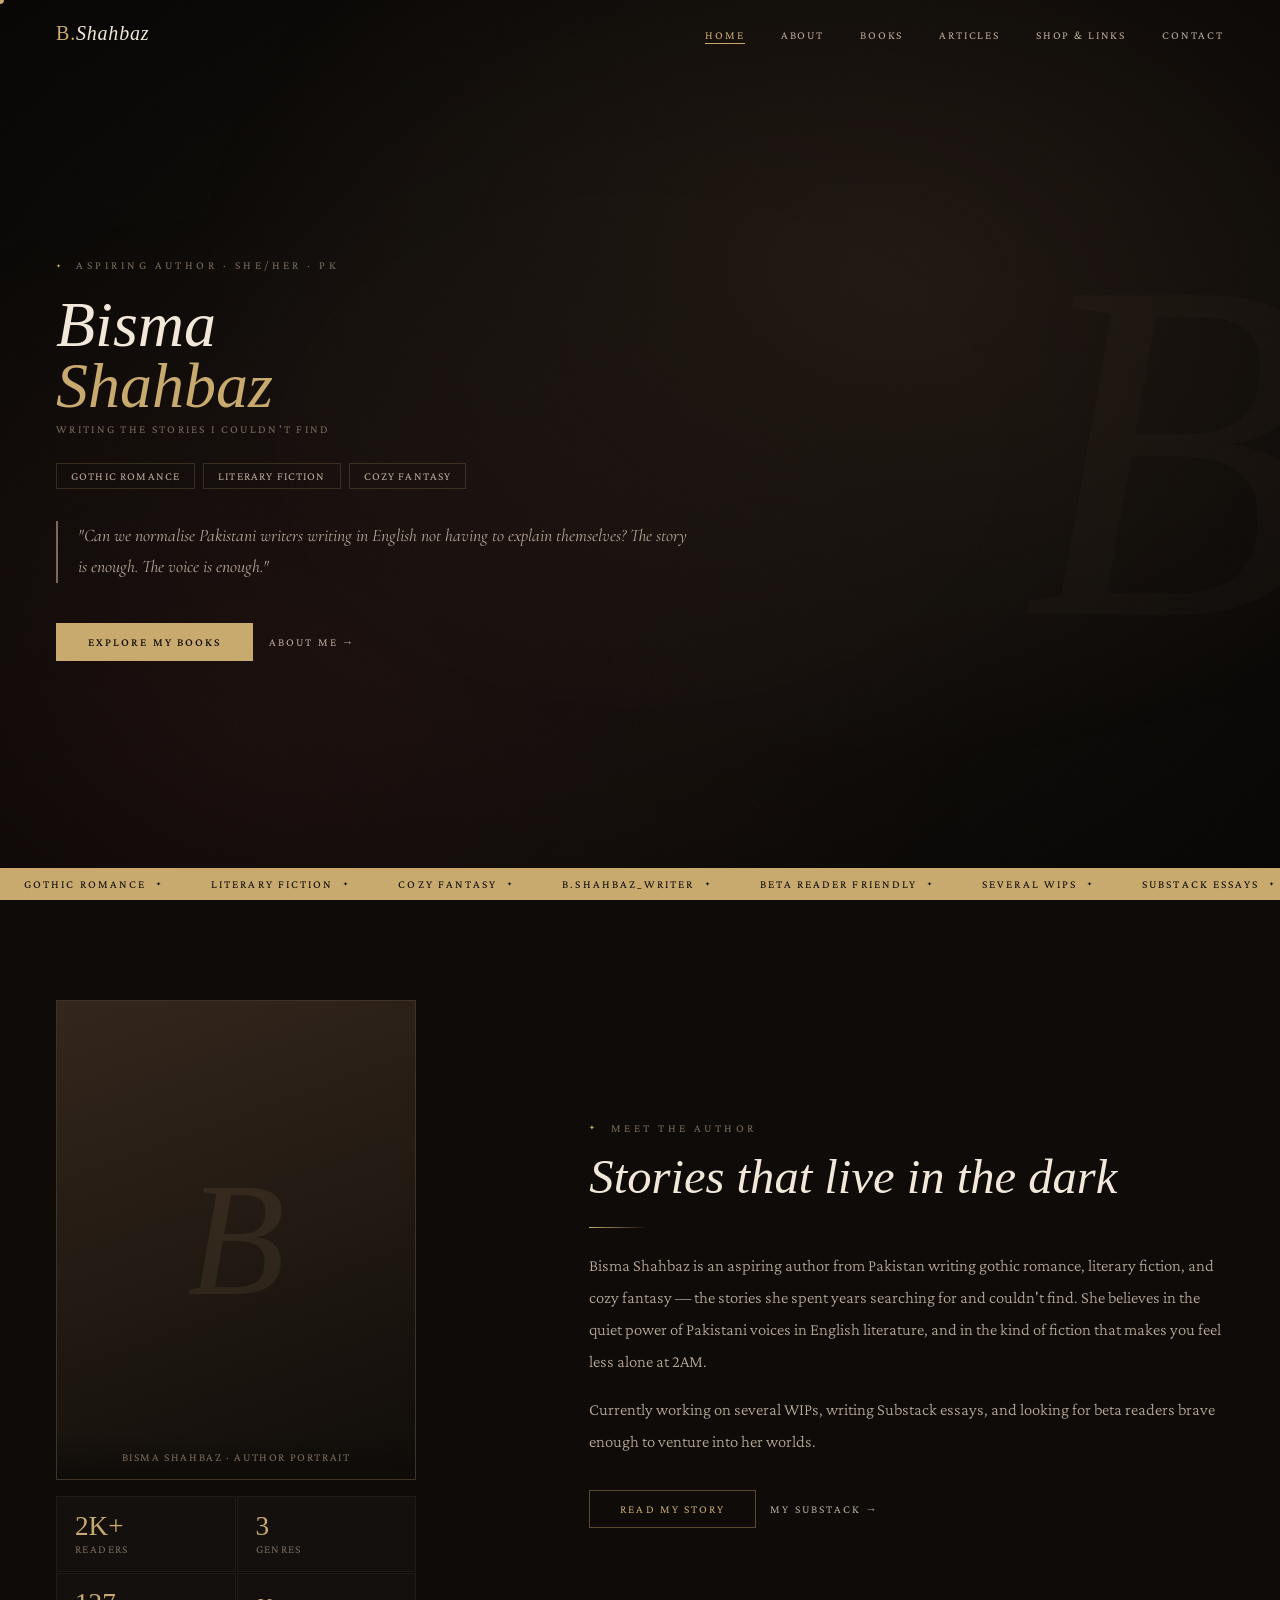
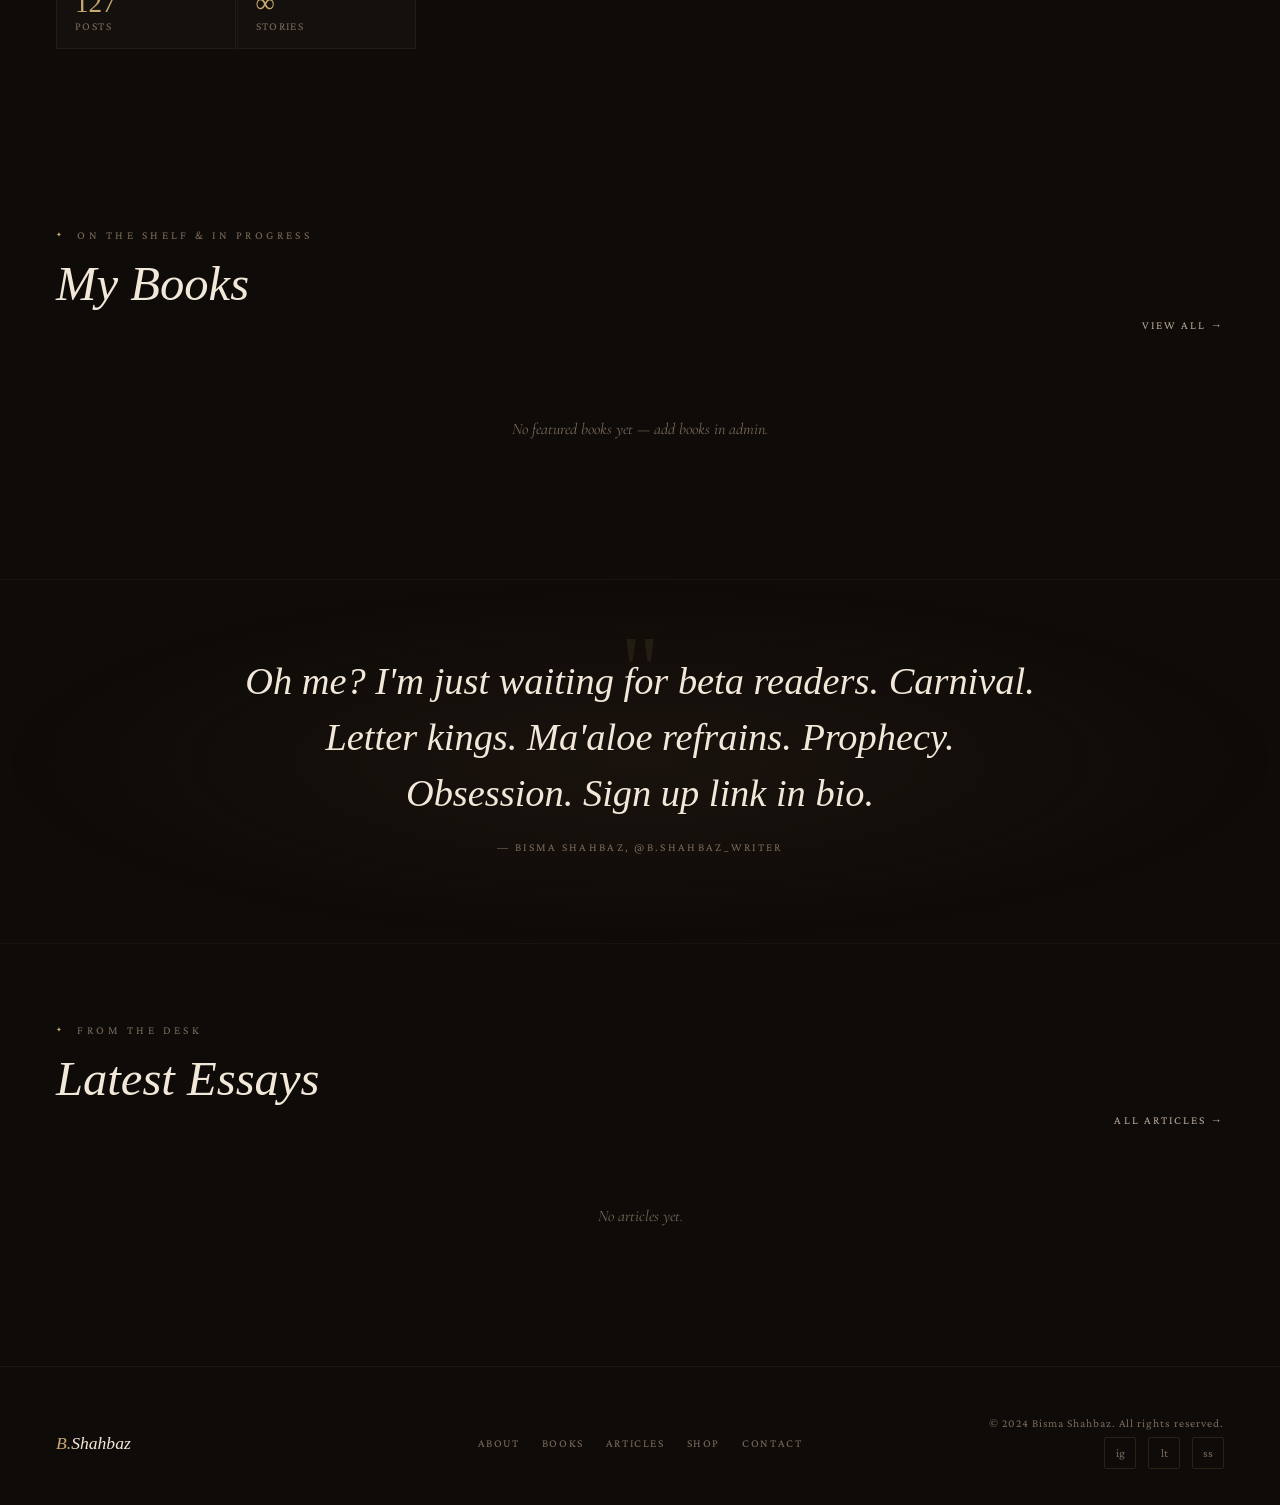
<file: index.html>
<!DOCTYPE html>
<html lang="en">
<head>
<meta charset="UTF-8">
<meta name="viewport" content="width=device-width, initial-scale=1.0">
<title>Bisma Shahbaz — Author</title>
<meta name="description" content="Bisma Shahbaz — Author of gothic romance, literary fiction & cozy fantasy.">
<link rel="stylesheet" href="style.css">
<style>
/* ── HERO ── */
.hero {
  min-height: 100vh; display: flex; align-items: center;
  position: relative; overflow: hidden; padding: 120px 56px 100px;
}
.hero-bg {
  position: absolute; inset: 0; z-index: 0;
  background: radial-gradient(ellipse at 70% 30%, rgba(61,43,31,0.4) 0%, transparent 55%),
              radial-gradient(ellipse at 20% 80%, rgba(107,45,45,0.15) 0%, transparent 50%);
}
.hero-deco {
  position: absolute; right: -40px; top: 50%; transform: translateY(-50%);
  font-family: var(--font-display); font-size: 38vw; font-style: italic; line-height: 1;
  color: rgba(200,169,110,0.025); user-select: none; pointer-events: none; z-index: 0;
}
.hero-content { position: relative; z-index: 2; max-width: 640px; }

.hero-eyebrow {
  font-size: var(--fs-eyebrow); letter-spacing: 0.3em; text-transform: uppercase;
  color: var(--text-dim); display: flex; align-items: center; gap: 12px;
  margin-bottom: 24px; opacity: 0; animation: fadeUp 0.8s 0.2s forwards;
}
.hero-eyebrow::before { content: '✦'; color: var(--accent); font-size: 0.55em; }

.hero-name {
  font-family: var(--font-display);
  font-size: var(--fs-h1); font-style: italic; font-weight: 400; line-height: 0.95;
  color: var(--parchment); margin-bottom: 6px;
  opacity: 0; animation: fadeUp 0.9s 0.35s forwards;
}
.hero-name span { color: var(--accent); display: block; }

.hero-tagline {
  font-size: var(--fs-eyebrow); letter-spacing: 0.2em; text-transform: uppercase;
  color: var(--text-dim); margin-bottom: 28px;
  opacity: 0; animation: fadeUp 0.7s 0.5s forwards;
}

.hero-genres {
  display: flex; gap: 8px; flex-wrap: wrap; margin-bottom: 32px;
  opacity: 0; animation: fadeUp 0.7s 0.65s forwards;
}
.genre-tag {
  font-size: var(--fs-eyebrow); letter-spacing: 0.1em; text-transform: uppercase;
  border: 1px solid rgba(200,169,110,0.2); color: var(--text-mid);
  padding: 6px 14px; transition: all 0.3s;
}
.genre-tag:hover { border-color: var(--accent); color: var(--accent); }

.hero-quote {
  font-family: var(--font-serif); font-style: italic;
  font-size: calc(var(--fs-body-lg) * 1.05); color: var(--text-mid); line-height: 1.75;
  border-left: 2px solid var(--text-dim); padding-left: 20px; margin-bottom: 40px;
  opacity: 0; animation: fadeUp 0.7s 0.8s forwards;
}

.hero-actions {
  display: flex; gap: 16px; align-items: center; flex-wrap: wrap;
  opacity: 0; animation: fadeUp 0.7s 0.95s forwards;
}

/* Marquee */
.marquee-strip {
  position: absolute; bottom: 0; left: 0; right: 0; z-index: 2;
  background: var(--accent); padding: 10px 0; overflow: hidden;
}
.marquee-inner { display: flex; white-space: nowrap; animation: marquee 22s linear infinite; }
.marquee-item {
  font-size: var(--fs-eyebrow); letter-spacing: 0.18em; text-transform: uppercase;
  color: var(--bg); padding: 0 24px; font-family: var(--font-body);
  display: inline-flex; align-items: center; gap: 10px;
}
.marquee-item::after { content: '✦'; font-size: 0.5em; }
@keyframes marquee { from { transform: translateX(0); } to { transform: translateX(-50%); } }

/* ── INTRO ── */
.intro {
  padding: 100px 56px; display: grid;
  grid-template-columns: 1fr 1.4fr; gap: 80px; align-items: center;
}
.intro-visual { position: relative; }
.intro-frame {
  width: 100%; aspect-ratio: 3/4; max-width: 360px;
  background: var(--bg-soft); border: 1px solid rgba(200,169,110,0.12);
  position: relative; overflow: hidden;
}
.intro-frame-inner {
  position: absolute; inset: 0;
  background: linear-gradient(160deg, rgba(61,43,31,0.5) 0%, rgba(14,11,8,0.92) 100%);
  display: flex; align-items: center; justify-content: center;
}
.intro-frame-letter {
  font-family: var(--font-display); font-size: 10rem; font-style: italic;
  color: rgba(200,169,110,0.1); user-select: none;
}
.intro-frame-caption {
  position: absolute; bottom: 0; left: 0; right: 0;
  padding: 16px; background: linear-gradient(to top, rgba(14,11,8,0.9), transparent);
  font-size: var(--fs-eyebrow); letter-spacing: 0.14em; text-transform: uppercase;
  color: var(--text-dim); text-align: center;
}
.intro-stats { display: grid; grid-template-columns: 1fr 1fr; gap: 1px; margin-top: 16px; max-width: 360px; }
.intro-stat { background: rgba(255,255,255,0.025); border: 1px solid rgba(200,169,110,0.08); padding: 16px 18px; }
.intro-stat-num { font-family: var(--font-display); font-size: 1.7rem; color: var(--accent); line-height: 1; }
.intro-stat-label { font-size: var(--fs-eyebrow); letter-spacing: 0.12em; text-transform: uppercase; color: var(--text-dim); margin-top: 3px; }

/* ── FEATURED BOOKS ── */
.featured { padding: 80px 56px 100px; }
.featured-header { display: flex; align-items: flex-end; justify-content: space-between; margin-bottom: 48px; flex-wrap: wrap; gap: 16px; }
.books-row { display: grid; grid-template-columns: repeat(3,1fr); gap: 24px; }

.book-card { cursor: pointer; }
.book-cover {
  width: 100%; aspect-ratio: 2/3; background: var(--bg-soft);
  position: relative; overflow: hidden; border: 1px solid rgba(200,169,110,0.1);
  transition: all 0.4s; margin-bottom: 14px;
}
.book-card:hover .book-cover { border-color: rgba(200,169,110,0.3); transform: translateY(-4px); box-shadow: 0 16px 48px rgba(0,0,0,0.4); }
.book-cover-inner {
  position: absolute; inset: 0; display: flex; flex-direction: column;
  align-items: center; justify-content: center; padding: 24px;
  background: linear-gradient(170deg, rgba(61,43,31,0.6) 0%, rgba(14,11,8,0.95) 100%);
}
.book-cover-ornament { font-size: 2.8rem; margin-bottom: 14px; opacity: 0.6; }
.book-cover-title { font-family: var(--font-display); font-size: 1.2rem; font-style: italic; color: var(--parchment); text-align: center; line-height: 1.3; margin-bottom: 10px; }
.book-cover-author { font-size: var(--fs-eyebrow); letter-spacing: 0.16em; text-transform: uppercase; color: var(--text-dim); }
.book-status { position: absolute; top: 12px; left: 12px; font-size: 0.58rem; letter-spacing: 0.12em; text-transform: uppercase; padding: 4px 10px; }
.status-published { background: var(--accent); color: var(--bg); }
.status-wip { background: rgba(107,45,45,0.75); color: var(--parchment); border: 1px solid rgba(200,169,110,0.12); }
.status-upcoming { background: rgba(61,43,31,0.85); color: var(--accent); border: 1px solid rgba(200,169,110,0.12); }
.status-beta { background: rgba(40,60,40,0.85); color: #86efac; border: 1px solid rgba(134,239,172,0.2); }
.book-info .book-title { font-family: var(--font-serif); font-size: var(--fs-body-lg); font-style: italic; color: var(--parchment); margin-bottom: 4px; }
.book-info .book-genre { font-size: var(--fs-eyebrow); letter-spacing: 0.12em; text-transform: uppercase; color: var(--text-dim); }

/* ── BIG QUOTE ── */
.quote-section {
  padding: 90px 56px; text-align: center; position: relative;
  border-top: 1px solid rgba(200,169,110,0.05); border-bottom: 1px solid rgba(200,169,110,0.05);
}
.quote-section::before {
  content: ''; position: absolute; inset: 0; z-index: 0;
  background: radial-gradient(ellipse at center, rgba(61,43,31,0.25) 0%, transparent 70%);
}
.big-quote-mark { font-size: 6rem; color: rgba(200,169,110,0.1); line-height: 0; display: block; margin-bottom: -16px; font-family: var(--font-display); position: relative; z-index: 1; }
.big-quote { position: relative; z-index: 1; font-family: var(--font-display); font-size: clamp(1.4rem, 3vw, 2.6rem); font-style: italic; color: var(--parchment); line-height: 1.45; max-width: 800px; margin: 0 auto 20px; }
.quote-attr { position: relative; z-index: 1; font-size: var(--fs-eyebrow); letter-spacing: 0.2em; text-transform: uppercase; color: var(--text-dim); }

/* ── LATEST ARTICLES ── */
.latest { padding: 80px 56px 100px; }
.latest-header { display: flex; align-items: flex-end; justify-content: space-between; margin-bottom: 40px; flex-wrap: wrap; gap: 16px; }
.article-preview { display: grid; grid-template-columns: repeat(3,1fr); gap: 20px; }
.article-card { padding: 28px 24px; }
.article-num { font-family: var(--font-display); font-size: 2.8rem; line-height: 1; color: rgba(200,169,110,0.1); margin-bottom: 14px; font-style: italic; }
.article-tag { font-size: var(--fs-eyebrow); letter-spacing: 0.16em; text-transform: uppercase; color: var(--text-dim); margin-bottom: 8px; }
.article-title { font-family: var(--font-serif); font-size: var(--fs-body-lg); font-style: italic; color: var(--parchment); line-height: 1.4; margin-bottom: 10px; }
.article-excerpt { font-size: var(--fs-body); line-height: 1.75; color: var(--text-mid); margin-bottom: 16px; }
.article-date { font-size: var(--fs-eyebrow); letter-spacing: 0.1em; text-transform: uppercase; color: var(--text-dim); }

@keyframes fadeUp { from { opacity:0; transform:translateY(22px); } to { opacity:1; transform:translateY(0); } }

/* ── MOBILE ── */
@media (max-width: 900px) {
  .hero { padding: 110px 20px 90px; }
  .intro { grid-template-columns: 1fr; padding: 60px 20px; gap: 36px; }
  .intro-frame { max-width: 100%; }
  .intro-stats { max-width: 100%; }
  .books-row { grid-template-columns: 1fr 1fr; gap: 16px; }
  .article-preview { grid-template-columns: 1fr; }
  .featured, .latest, .quote-section { padding-left: 20px; padding-right: 20px; }
  .featured { padding-top: 60px; padding-bottom: 60px; }
  .latest { padding-top: 60px; padding-bottom: 60px; }
}
@media (max-width: 560px) {
  .books-row { grid-template-columns: 1fr; }
  .hero-actions { flex-direction: column; align-items: flex-start; }
  .hero-actions .btn { width: 100%; text-align: center; display: block; }
}
</style>
</head>
<body>

<nav id="mainNav">
  <a href="index.html" class="nav-logo"><span>B.</span>Shahbaz</a>
  <ul class="nav-links">
    <li><a href="index.html">Home</a></li>
    <li><a href="about.html">About</a></li>
    <li><a href="books.html">Books</a></li>
    <li><a href="articles.html">Articles</a></li>
    <li><a href="shop.html">Shop & Links</a></li>
    <li><a href="contact.html">Contact</a></li>
  </ul>
  <button class="nav-toggle" id="navToggle" aria-label="Menu">
    <span></span><span></span><span></span>
  </button>
</nav>

<div class="nav-mobile" id="mobileNav">
  <a href="index.html">Home</a>
  <a href="about.html">About</a>
  <a href="books.html">Books</a>
  <a href="articles.html">Articles</a>
  <a href="shop.html">Shop & Links</a>
  <a href="contact.html">Contact</a>
</div>

<div class="page-wrap">

<!-- HERO -->
<section class="hero">
  <div class="hero-bg"></div>
  <div class="hero-deco">B</div>
  <div class="hero-content">
    <div class="hero-eyebrow" id="heroEyebrow">Aspiring Author · She/Her · PK</div>
    <h1 class="hero-name">
      <span id="heroNameFirst" style="color:var(--parchment)">Bisma</span>
      <span id="heroNameLast">Shahbaz</span>
    </h1>
    <div class="hero-tagline" id="heroTagline">Writing the stories I couldn't find</div>
    <div class="hero-genres" id="heroGenres">
      <span class="genre-tag">Gothic Romance</span>
      <span class="genre-tag">Literary Fiction</span>
      <span class="genre-tag">Cozy Fantasy</span>
    </div>
    <blockquote class="hero-quote" id="heroQuote">
      "Can we normalise Pakistani writers writing in English not having to explain themselves? The story is enough. The voice is enough."
    </blockquote>
    <div class="hero-actions">
      <a href="books.html" class="btn btn-gold" id="heroCta1">Explore My Books</a>
      <a href="about.html" class="btn btn-ghost" id="heroCta2">About Me →</a>
    </div>
  </div>
  <div class="marquee-strip">
    <div class="marquee-inner" id="marqueeInner">
      <span class="marquee-item">Gothic Romance</span>
      <span class="marquee-item">Literary Fiction</span>
      <span class="marquee-item">Cozy Fantasy</span>
      <span class="marquee-item">b.shahbaz_writer</span>
      <span class="marquee-item">Beta Reader Friendly</span>
      <span class="marquee-item">Several WIPs</span>
      <span class="marquee-item">Substack Essays</span>
      <span class="marquee-item">ARC Reviews</span>
      <span class="marquee-item">Gothic Romance</span>
      <span class="marquee-item">Literary Fiction</span>
      <span class="marquee-item">Cozy Fantasy</span>
      <span class="marquee-item">b.shahbaz_writer</span>
      <span class="marquee-item">Beta Reader Friendly</span>
      <span class="marquee-item">Several WIPs</span>
      <span class="marquee-item">Substack Essays</span>
      <span class="marquee-item">ARC Reviews</span>
    </div>
  </div>
</section>

<!-- INTRO -->
<section class="intro">
  <div class="intro-visual fade-up">
    <div class="intro-frame">
      <div class="intro-frame-inner" id="authorPhotoFrame">
        <div class="intro-frame-letter">B</div>
      </div>
      <div class="intro-frame-caption">Bisma Shahbaz · Author Portrait</div>
    </div>
    <div class="intro-stats">
      <div class="intro-stat"><div class="intro-stat-num" id="stat1Num">2K+</div><div class="intro-stat-label" id="stat1Label">Readers</div></div>
      <div class="intro-stat"><div class="intro-stat-num" id="stat2Num">3</div><div class="intro-stat-label" id="stat2Label">Genres</div></div>
      <div class="intro-stat"><div class="intro-stat-num" id="stat3Num">127</div><div class="intro-stat-label" id="stat3Label">Posts</div></div>
      <div class="intro-stat"><div class="intro-stat-num" id="stat4Num">∞</div><div class="intro-stat-label" id="stat4Label">Stories</div></div>
    </div>
  </div>
  <div class="fade-up fade-up-delay-2">
    <div class="section-eyebrow" id="introEyebrow">Meet the Author</div>
    <h2 class="section-title" id="introHeading">Stories that live in the dark</h2>
    <div class="section-divider"></div>
    <p class="section-body" id="introP1">Bisma Shahbaz is an aspiring author from Pakistan writing gothic romance, literary fiction, and cozy fantasy — the stories she spent years searching for and couldn't find.</p>
    <p class="section-body" style="margin-top:16px" id="introP2">Currently working on several WIPs, writing Substack essays, and looking for beta readers brave enough to venture into her worlds.</p>
    <div style="margin-top:32px;display:flex;gap:14px;flex-wrap:wrap;">
      <a href="about.html" class="btn btn-outline" id="introCta1">Read My Story</a>
      <a href="https://linktr.ee/BismaShahbazWriter" class="btn btn-ghost" id="introCta2">My Substack →</a>
    </div>
  </div>
</section>

<!-- FEATURED BOOKS -->
<section class="featured">
  <div class="featured-header">
    <div>
      <div class="section-eyebrow" id="booksEyebrow">On the Shelf & In Progress</div>
      <h2 class="section-title" id="booksHeading">My Books</h2>
    </div>
    <a href="books.html" class="btn btn-ghost fade-up">View All →</a>
  </div>
  <div class="books-row" id="homeBooksRow">
    <div style="grid-column:1/-1;text-align:center;padding:40px;color:var(--text-dim);font-style:italic;font-family:var(--font-serif)">Loading books...</div>
  </div>
</section>

<!-- QUOTE -->
<section class="quote-section fade-up">
  <span class="big-quote-mark">"</span>
  <p class="big-quote" id="bigQuote">Oh me? I'm just waiting for beta readers. Carnival. Letter kings. Ma'aloe refrains. Prophecy. Obsession. Sign up link in bio.</p>
  <div class="quote-attr" id="quoteAttr">— Bisma Shahbaz, @b.shahbaz_writer</div>
</section>

<!-- LATEST ARTICLES -->
<section class="latest">
  <div class="latest-header">
    <div>
      <div class="section-eyebrow" id="articlesEyebrow">From the Desk</div>
      <h2 class="section-title" id="articlesHeading">Latest Essays</h2>
    </div>
    <a href="articles.html" class="btn btn-ghost fade-up">All Articles →</a>
  </div>
  <div class="article-preview" id="homeArticlesRow">
    <div style="grid-column:1/-1;text-align:center;padding:40px;color:var(--text-dim);font-style:italic;font-family:var(--font-serif)">Loading articles...</div>
  </div>
</section>

</div>

<footer>
  <a href="index.html" class="footer-logo"><span>B.</span>Shahbaz</a>
  <div class="footer-links">
    <a href="about.html">About</a><a href="books.html">Books</a>
    <a href="articles.html">Articles</a><a href="shop.html">Shop</a><a href="contact.html">Contact</a>
  </div>
  <div>
    <div class="footer-copy">© 2024 Bisma Shahbaz. All rights reserved.</div>
    <div class="footer-socials">
      <a href="https://instagram.com/b.shahbaz_writer" target="_blank" data-social="instagram">ig</a>
      <a href="https://linktr.ee/BismaShahbazWriter" target="_blank" data-social="linktree">lt</a>
      <a href="articles.html" data-social="substack">ss</a>
    </div>
  </div>
</footer>

<script src="main.js?v=1778331381"></script>
<script src="cms-loader.js?v=1778331376"></script>
</body>
</html>
</file>
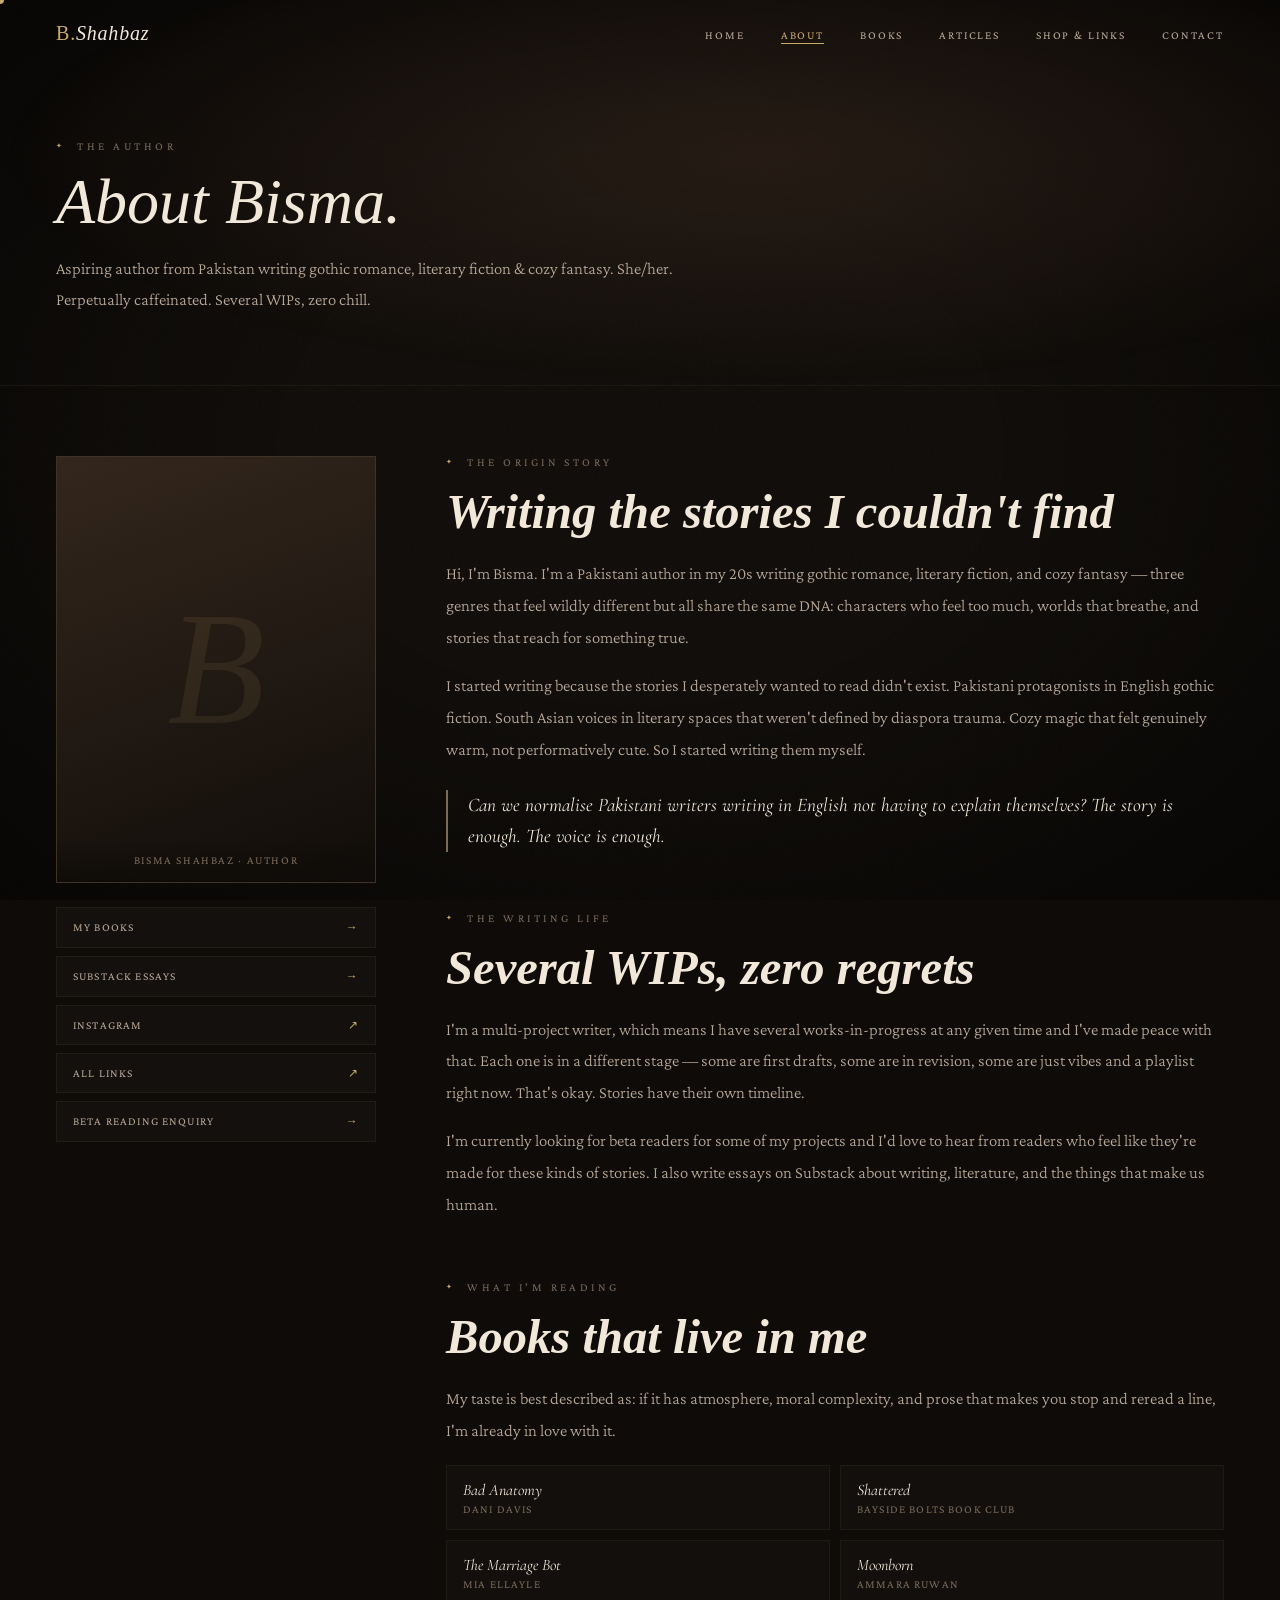
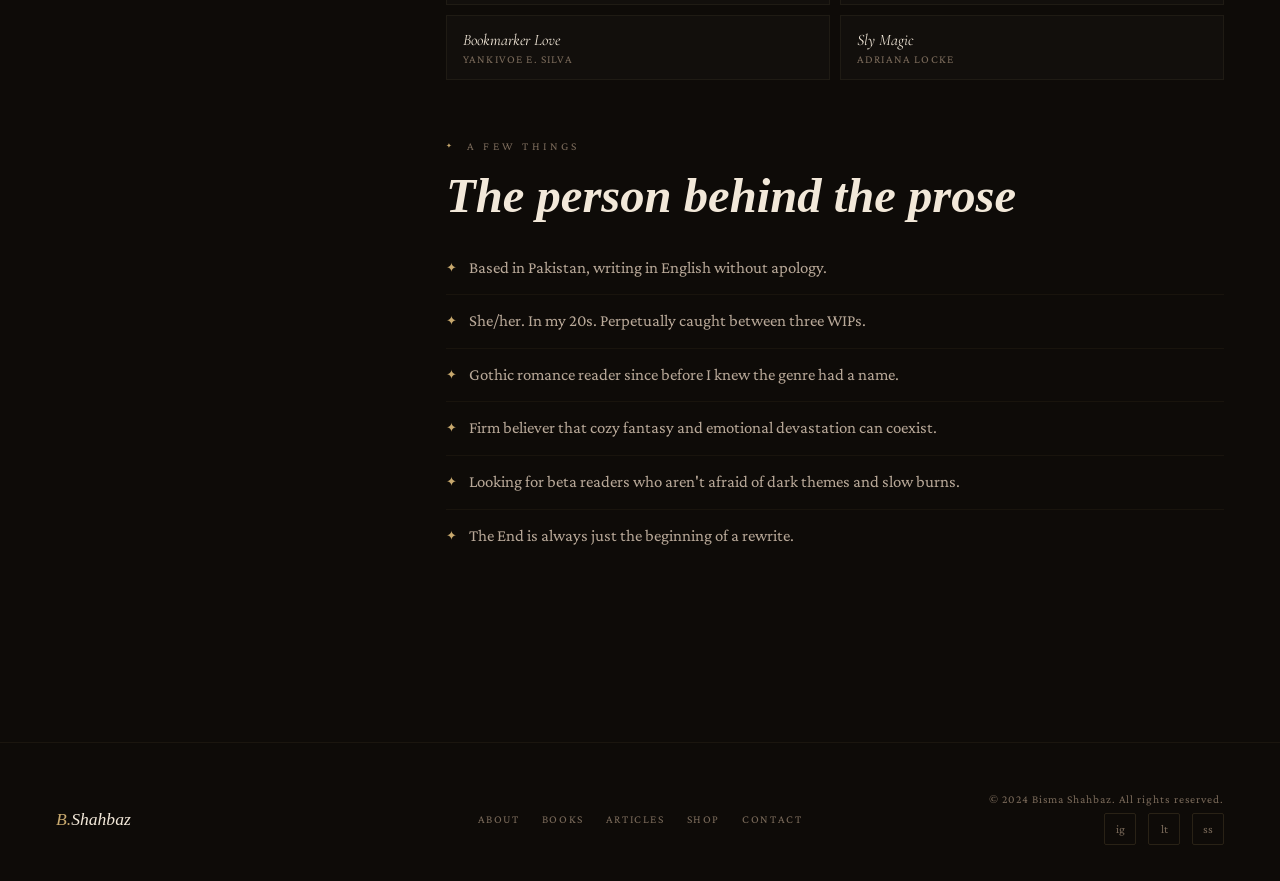
<file: about.html>
<!DOCTYPE html>
<html lang="en">
<head>
<meta charset="UTF-8"><meta name="viewport" content="width=device-width, initial-scale=1.0">
<title>About — Bisma Shahbaz</title>
<link rel="stylesheet" href="style.css">
<style>
.about-grid { padding: 70px 56px 120px; display: grid; grid-template-columns: 320px 1fr; gap: 70px; align-items: start; }
.about-sidebar { position: sticky; top: 100px; }
.author-frame { width: 100%; aspect-ratio: 3/4; background: var(--bg-soft); border: 1px solid rgba(200,169,110,0.12); position: relative; overflow: hidden; margin-bottom: 24px; }
.author-frame-inner { position: absolute; inset: 0; background: linear-gradient(160deg, rgba(61,43,31,0.5) 0%, rgba(14,11,8,0.92) 100%); display: flex; align-items: center; justify-content: center; }
.author-frame-letter { font-family: var(--font-display); font-size: 10rem; font-style: italic; color: rgba(200,169,110,0.1); }
.author-frame-caption { position: absolute; bottom: 0; left: 0; right: 0; padding: 16px; background: linear-gradient(to top, rgba(14,11,8,0.9), transparent); font-size: var(--fs-eyebrow); letter-spacing: 0.14em; text-transform: uppercase; color: var(--text-dim); text-align: center; }
.sidebar-links { display: flex; flex-direction: column; gap: 8px; }
.sidebar-link { display: flex; align-items: center; justify-content: space-between; padding: 12px 16px; background: rgba(255,255,255,0.025); border: 1px solid rgba(200,169,110,0.08); text-decoration: none; color: var(--text-mid); font-size: var(--fs-eyebrow); letter-spacing: 0.1em; text-transform: uppercase; transition: all 0.3s; }
.sidebar-link:hover { border-color: rgba(200,169,110,0.25); color: var(--accent); }
.sidebar-link span { color: var(--accent); font-size: 0.75rem; }

.about-content { }
.about-section { margin-bottom: 60px; }
.about-section h2 { font-family: var(--font-display); font-size: var(--fs-h2); font-style: italic; color: var(--parchment); margin-bottom: 18px; margin-top: 8px; }
.about-section p { font-size: var(--fs-body-lg); line-height: 1.9; color: var(--text-mid); margin-bottom: 16px; font-weight: 300; }
.highlight-text { font-family: var(--font-serif); font-size: calc(var(--fs-body-lg) * 1.15); font-style: italic; color: var(--parchment); line-height: 1.6; border-left: 2px solid var(--text-dim); padding-left: 20px; margin: 24px 0; }
.recs-grid { display: grid; grid-template-columns: 1fr 1fr; gap: 10px; margin-top: 18px; }
.rec-item { padding: 14px 16px; background: rgba(255,255,255,0.02); border: 1px solid rgba(200,169,110,0.07); }
.rec-title { font-family: var(--font-serif); font-size: var(--fs-body); font-style: italic; color: var(--parchment); }
.rec-author { font-size: var(--fs-eyebrow); letter-spacing: 0.1em; text-transform: uppercase; color: var(--text-dim); margin-top: 3px; }
.facts-list { list-style: none; margin-top: 18px; }
.facts-list li { display: flex; align-items: flex-start; gap: 12px; padding: 12px 0; border-bottom: 1px solid rgba(200,169,110,0.06); font-size: var(--fs-body-lg); line-height: 1.7; color: var(--text-mid); }
.facts-list li:last-child { border-bottom: none; }
.fact-icon { color: var(--accent); font-size: 0.8rem; margin-top: 4px; flex-shrink: 0; }

@media (max-width: 900px) {
  .about-grid { grid-template-columns: 1fr; padding: 50px 20px 80px; gap: 36px; }
  .about-sidebar { position: static; }
  .author-frame { max-width: 280px; }
  .recs-grid { grid-template-columns: 1fr; }
}
</style>
</head>
<body>
<nav id="mainNav">
  <a href="index.html" class="nav-logo"><span>B.</span>Shahbaz</a>
  <ul class="nav-links">
    <li><a href="index.html">Home</a></li><li><a href="about.html">About</a></li>
    <li><a href="books.html">Books</a></li><li><a href="articles.html">Articles</a></li>
    <li><a href="shop.html">Shop & Links</a></li><li><a href="contact.html">Contact</a></li>
  </ul>
  <button class="nav-toggle" id="navToggle"><span></span><span></span><span></span></button>
</nav>
<div class="nav-mobile" id="mobileNav">
  <a href="index.html">Home</a><a href="about.html">About</a><a href="books.html">Books</a>
  <a href="articles.html">Articles</a><a href="shop.html">Shop & Links</a><a href="contact.html">Contact</a>
</div>

<div class="page-wrap">
  <div class="page-hero">
    <div class="page-hero-bg"></div>
    <div class="page-hero-content">
      <div class="section-eyebrow" id="aboutHeroEyebrow">The Author</div>
      <h1 id="aboutHeroTitle">About <em style="color:var(--accent)">Bisma.</em></h1>
      <p id="aboutHeroSubtitle">Aspiring author from Pakistan writing gothic romance, literary fiction & cozy fantasy. She/her. Perpetually caffeinated. Several WIPs, zero chill.</p>
    </div>
  </div>

  <div class="about-grid">
    <!-- SIDEBAR -->
    <div class="about-sidebar fade-up">
      <div class="author-frame">
        <div class="author-frame-inner" id="authorPhotoFrame">
          <div class="author-frame-letter">B</div>
        </div>
        <div class="author-frame-caption">Bisma Shahbaz · Author</div>
      </div>
      <div class="sidebar-links" id="aboutSidebarLinks">
        <a href="books.html" class="sidebar-link">My Books <span>→</span></a>
        <a href="articles.html" class="sidebar-link">Substack Essays <span>→</span></a>
        <a href="https://instagram.com/b.shahbaz_writer" target="_blank" class="sidebar-link">Instagram <span>↗</span></a>
        <a href="https://linktr.ee/BismaShahbazWriter" target="_blank" class="sidebar-link">All Links <span>↗</span></a>
        <a href="contact.html" class="sidebar-link">Beta Reading <span>→</span></a>
      </div>
    </div>

    <!-- CONTENT -->
    <div class="about-content">
      <div class="about-section fade-up">
        <div class="section-eyebrow" id="aboutOriginEyebrow">The Origin Story</div>
        <h2 id="aboutOriginHeading">Writing the stories I couldn't find</h2>
        <p id="aboutOriginP1">Hi, I'm Bisma. I'm a Pakistani author in my 20s writing gothic romance, literary fiction, and cozy fantasy.</p>
        <p id="aboutOriginP2">I started writing because the stories I desperately wanted to read didn't exist.</p>
        <blockquote class="highlight-text" id="aboutHighlightQuote">"Can we normalise Pakistani writers writing in English not having to explain themselves?"</blockquote>
      </div>

      <div class="about-section fade-up">
        <div class="section-eyebrow" id="aboutWritingEyebrow">The Writing Life</div>
        <h2 id="aboutWritingHeading">Several WIPs, zero regrets</h2>
        <p id="aboutWritingP1">I'm a multi-project writer, which means I have several works-in-progress at any given time.</p>
        <p id="aboutWritingP2">I also write essays on Substack about writing, literature, and the things that make us human.</p>
      </div>

      <div class="about-section fade-up">
        <div class="section-eyebrow" id="aboutReadingEyebrow">What I'm Reading</div>
        <h2 id="aboutReadingHeading">Books that live in me</h2>
        <p id="aboutReadingIntro">My taste is best described as: if it has atmosphere, moral complexity, and prose that makes you stop and reread a line, I'm already in love with it.</p>
        <div class="recs-grid" id="aboutRecs">
          <div class="rec-item"><div class="rec-title">Loading...</div></div>
        </div>
      </div>

      <div class="about-section fade-up">
        <div class="section-eyebrow" id="aboutFactsEyebrow">A Few Things</div>
        <h2 id="aboutFactsHeading">The person behind the prose</h2>
        <ul class="facts-list" id="aboutFacts">
          <li><span class="fact-icon">✦</span> Loading...</li>
        </ul>
      </div>
    </div>
  </div>
</div>

<footer>
  <a href="index.html" class="footer-logo"><span>B.</span>Shahbaz</a>
  <div class="footer-links">
    <a href="about.html">About</a><a href="books.html">Books</a>
    <a href="articles.html">Articles</a><a href="shop.html">Shop</a><a href="contact.html">Contact</a>
  </div>
  <div>
    <div class="footer-copy">© 2024 Bisma Shahbaz. All rights reserved.</div>
    <div class="footer-socials">
      <a href="https://instagram.com/b.shahbaz_writer" target="_blank" data-social="instagram">ig</a>
      <a href="https://linktr.ee/BismaShahbazWriter" target="_blank" data-social="linktree">lt</a>
      <a href="articles.html" data-social="substack">ss</a>
    </div>
  </div>
</footer>
<script src="main.js?v=1778331381"></script>
<script src="cms-loader.js?v=1778331376"></script>
</body>
</html>
</file>
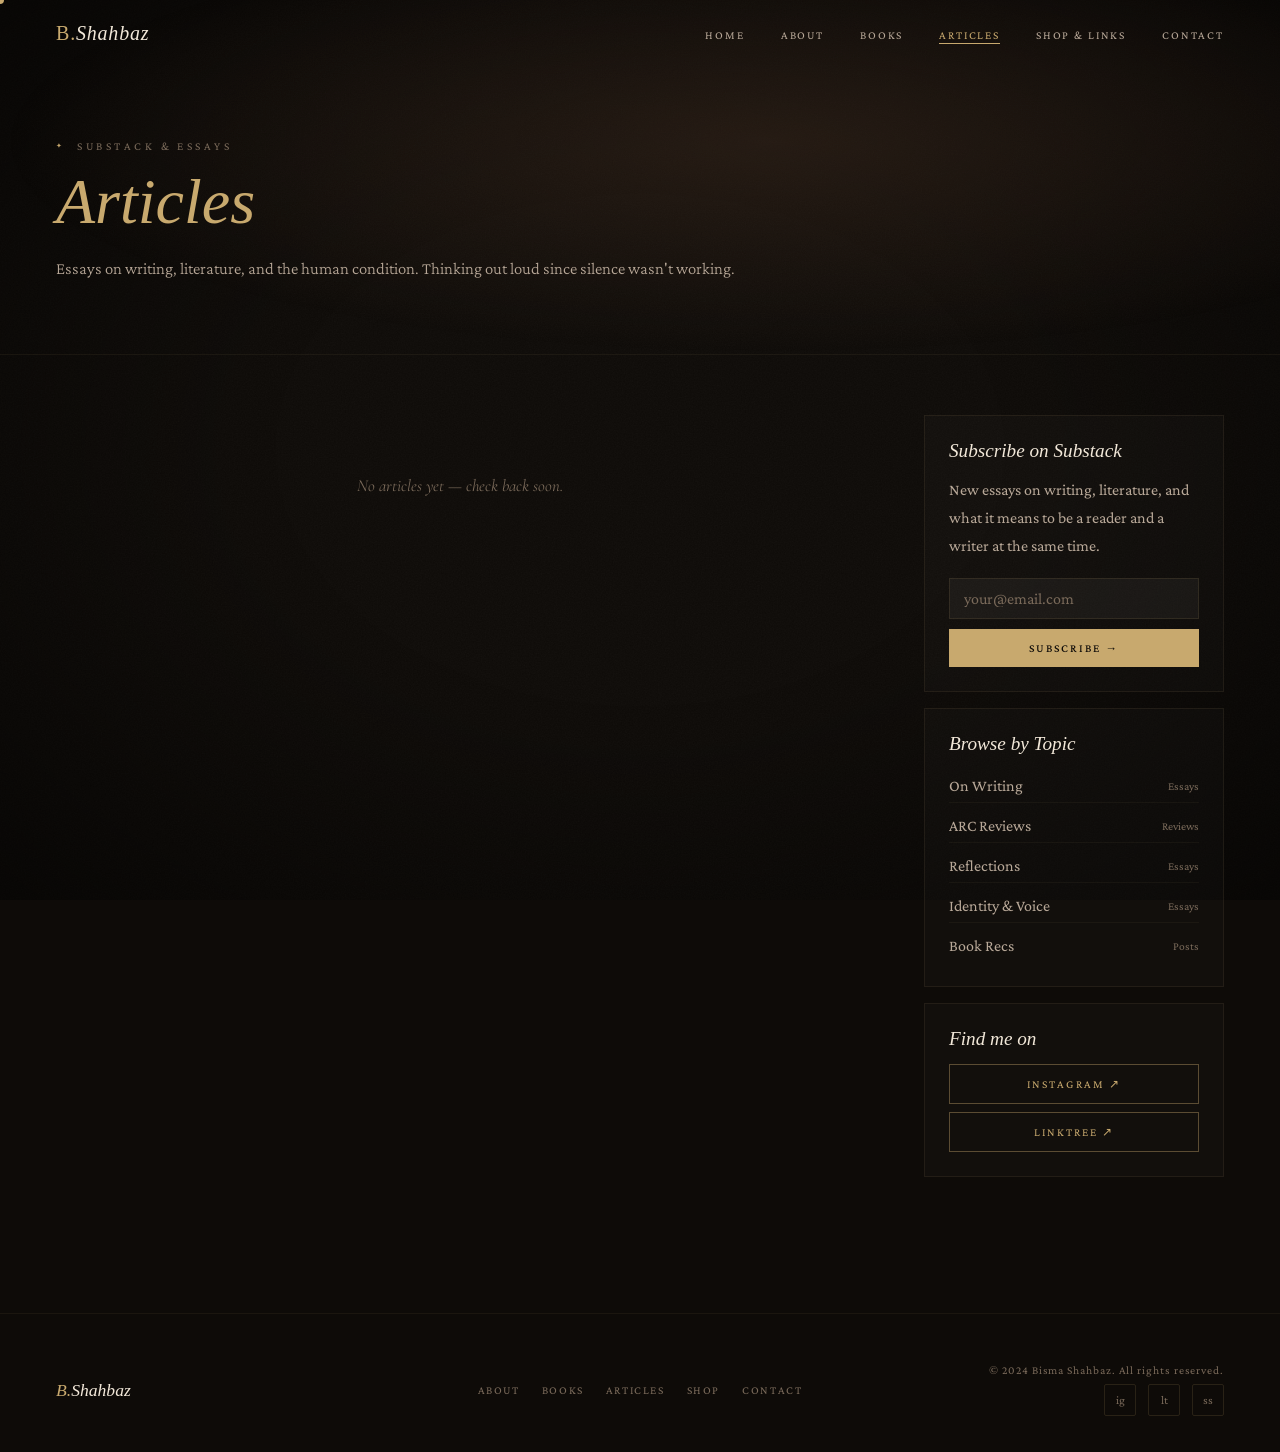
<file: articles.html>
<!DOCTYPE html>
<html lang="en">
<head>
<meta charset="UTF-8"><meta name="viewport" content="width=device-width, initial-scale=1.0">
<title>Articles — Bisma Shahbaz</title>
<link rel="stylesheet" href="style.css">
<style>
.articles-page { padding: 60px 56px 120px; }
.articles-layout { display: grid; grid-template-columns: 1fr 300px; gap: 60px; align-items: start; }

/* Featured article */
.article-featured {
  padding: 36px; background: rgba(255,255,255,0.025);
  border: 1px solid rgba(200,169,110,0.12); margin-bottom: 40px;
  position: relative; overflow: hidden;
}
.article-featured::before { content: '✦'; position: absolute; right: 24px; top: 20px; font-size: 5rem; color: rgba(200,169,110,0.05); font-family: var(--font-display); }
.af-badge { font-size: 0.6rem; letter-spacing: 0.18em; text-transform: uppercase; background: var(--accent); color: var(--bg); padding: 4px 12px; display: inline-block; margin-bottom: 14px; }
.af-title { font-family: var(--font-display); font-size: var(--fs-h3); font-style: italic; color: var(--parchment); line-height: 1.25; margin-bottom: 12px; }
.af-excerpt { font-size: var(--fs-body-lg); line-height: 1.8; color: var(--text-mid); margin-bottom: 22px; }

/* Articles list */
.articles-list { display: flex; flex-direction: column; }
.article-item {
  padding: 32px 0; border-bottom: 1px solid rgba(200,169,110,0.07);
  display: grid; grid-template-columns: 64px 1fr; gap: 24px; align-items: start;
  text-decoration: none; transition: all 0.3s;
}
.article-item:first-child { padding-top: 0; }
.article-item:hover .ai-title { color: var(--accent); }
.ai-num { font-family: var(--font-display); font-size: 2.5rem; line-height: 1; color: rgba(200,169,110,0.12); font-style: italic; text-align: right; padding-top: 3px; }
.ai-meta { display: flex; gap: 12px; align-items: center; margin-bottom: 8px; flex-wrap: wrap; }
.ai-tag { font-size: 0.6rem; letter-spacing: 0.16em; text-transform: uppercase; color: var(--text-dim); border: 1px solid rgba(200,169,110,0.15); padding: 3px 10px; }
.ai-date { font-size: var(--fs-eyebrow); letter-spacing: 0.1em; color: var(--text-dim); }
.ai-title { font-family: var(--font-serif); font-size: var(--fs-body-lg); font-style: italic; color: var(--parchment); line-height: 1.4; margin-bottom: 8px; transition: color 0.3s; }
.ai-excerpt { font-size: var(--fs-body); line-height: 1.75; color: var(--text-mid); margin-bottom: 12px; }
.ai-read { font-size: var(--fs-eyebrow); letter-spacing: 0.14em; text-transform: uppercase; color: var(--text-dim); display: flex; align-items: center; gap: 6px; transition: all 0.3s; }
.article-item:hover .ai-read { gap: 12px; color: var(--accent); }

/* Sidebar */
.articles-sidebar { position: sticky; top: 100px; }
.sidebar-box { background: rgba(255,255,255,0.02); border: 1px solid rgba(200,169,110,0.09); padding: 24px; margin-bottom: 16px; }
.sb-title { font-family: var(--font-display); font-size: 1.2rem; font-style: italic; color: var(--parchment); margin-bottom: 14px; }
.sb-body { font-size: var(--fs-body); line-height: 1.75; color: var(--text-mid); margin-bottom: 18px; }
.subscribe-input { width: 100%; background: rgba(255,255,255,0.04); border: 1px solid rgba(200,169,110,0.12); padding: 11px 14px; color: var(--parchment); font-family: var(--font-body); font-size: var(--fs-body); outline: none; margin-bottom: 10px; transition: border-color 0.3s; }
.subscribe-input:focus { border-color: rgba(200,169,110,0.35); }
.subscribe-input::placeholder { color: var(--text-dim); }
.sb-topics { display: flex; flex-direction: column; gap: 6px; }
.sb-topic { display: flex; justify-content: space-between; align-items: center; font-size: var(--fs-body); color: var(--text-mid); padding: 8px 0; border-bottom: 1px solid rgba(200,169,110,0.05); cursor: pointer; transition: color 0.2s; }
.sb-topic:last-child { border-bottom: none; }
.sb-topic:hover { color: var(--accent); }
.sb-topic-count { font-size: var(--fs-eyebrow); color: var(--text-dim); }

/* Empty state */
.articles-empty { padding: 60px; text-align: center; color: var(--text-dim); font-style: italic; font-family: var(--font-serif); font-size: var(--fs-body-lg); }

@media (max-width: 900px) {
  .articles-page { padding: 40px 20px 80px; }
  .articles-layout { grid-template-columns: 1fr; }
  .articles-sidebar { position: static; }
  .article-item { grid-template-columns: 44px 1fr; gap: 14px; }
}
</style>
</head>
<body>
<nav id="mainNav">
  <a href="index.html" class="nav-logo"><span>B.</span>Shahbaz</a>
  <ul class="nav-links">
    <li><a href="index.html">Home</a></li><li><a href="about.html">About</a></li>
    <li><a href="books.html">Books</a></li><li><a href="articles.html">Articles</a></li>
    <li><a href="shop.html">Shop & Links</a></li><li><a href="contact.html">Contact</a></li>
  </ul>
  <button class="nav-toggle" id="navToggle"><span></span><span></span><span></span></button>
</nav>
<div class="nav-mobile" id="mobileNav">
  <a href="index.html">Home</a><a href="about.html">About</a><a href="books.html">Books</a>
  <a href="articles.html">Articles</a><a href="shop.html">Shop & Links</a><a href="contact.html">Contact</a>
</div>

<div class="page-wrap">
  <div class="page-hero">
    <div class="page-hero-bg"></div>
    <div class="page-hero-content">
      <div class="section-eyebrow">Substack & Essays</div>
      <h1><em style="color:var(--accent)">Articles</em></h1>
      <p>Essays on writing, literature, and the human condition. Thinking out loud since silence wasn't working.</p>
    </div>
  </div>

  <div class="articles-page">
    <div class="articles-layout">
      <div>
        <!-- Featured — populated by cms-loader -->
        <div class="article-featured fade-up" id="articleFeatured" style="display:none;"></div>
        <!-- List — populated by cms-loader -->
        <div class="articles-list" id="articlesList">
          <div class="articles-empty">Loading articles...</div>
        </div>
      </div>

      <!-- Sidebar -->
      <div class="articles-sidebar">
        <div class="sidebar-box fade-up">
          <div class="sb-title">Subscribe on Substack</div>
          <p class="sb-body">New essays on writing, literature, and what it means to be a reader and a writer at the same time.</p>
          <input class="subscribe-input" type="email" placeholder="your@email.com">
          <a href="https://linktr.ee/BismaShahbazWriter" target="_blank" class="btn btn-gold" style="width:100%;text-align:center;display:block;">Subscribe →</a>
        </div>
        <div class="sidebar-box fade-up fade-up-delay-2">
          <div class="sb-title">Browse by Topic</div>
          <div class="sb-topics">
            <div class="sb-topic">On Writing <span class="sb-topic-count">Essays</span></div>
            <div class="sb-topic">ARC Reviews <span class="sb-topic-count">Reviews</span></div>
            <div class="sb-topic">Reflections <span class="sb-topic-count">Essays</span></div>
            <div class="sb-topic">Identity & Voice <span class="sb-topic-count">Essays</span></div>
            <div class="sb-topic">Book Recs <span class="sb-topic-count">Posts</span></div>
          </div>
        </div>
        <div class="sidebar-box fade-up fade-up-delay-3">
          <div class="sb-title">Find me on</div>
          <div style="display:flex;flex-direction:column;gap:8px;margin-top:4px;">
            <a href="https://instagram.com/b.shahbaz_writer" target="_blank" class="btn btn-outline" style="text-align:center;display:block" data-social="instagram">Instagram ↗</a>
            <a href="https://linktr.ee/BismaShahbazWriter" target="_blank" class="btn btn-outline" style="text-align:center;display:block" data-social="linktree">Linktree ↗</a>
          </div>
        </div>
      </div>
    </div>
  </div>
</div>

<footer>
  <a href="index.html" class="footer-logo"><span>B.</span>Shahbaz</a>
  <div class="footer-links">
    <a href="about.html">About</a><a href="books.html">Books</a>
    <a href="articles.html">Articles</a><a href="shop.html">Shop</a><a href="contact.html">Contact</a>
  </div>
  <div>
    <div class="footer-copy">© 2024 Bisma Shahbaz. All rights reserved.</div>
    <div class="footer-socials">
      <a href="https://instagram.com/b.shahbaz_writer" target="_blank" data-social="instagram">ig</a>
      <a href="https://linktr.ee/BismaShahbazWriter" target="_blank" data-social="linktree">lt</a>
      <a href="articles.html" data-social="substack">ss</a>
    </div>
  </div>
</footer>
<script src="main.js?v=1778331381"></script>
<script src="cms-loader.js?v=1778331376"></script>
</body>
</html>
</file>
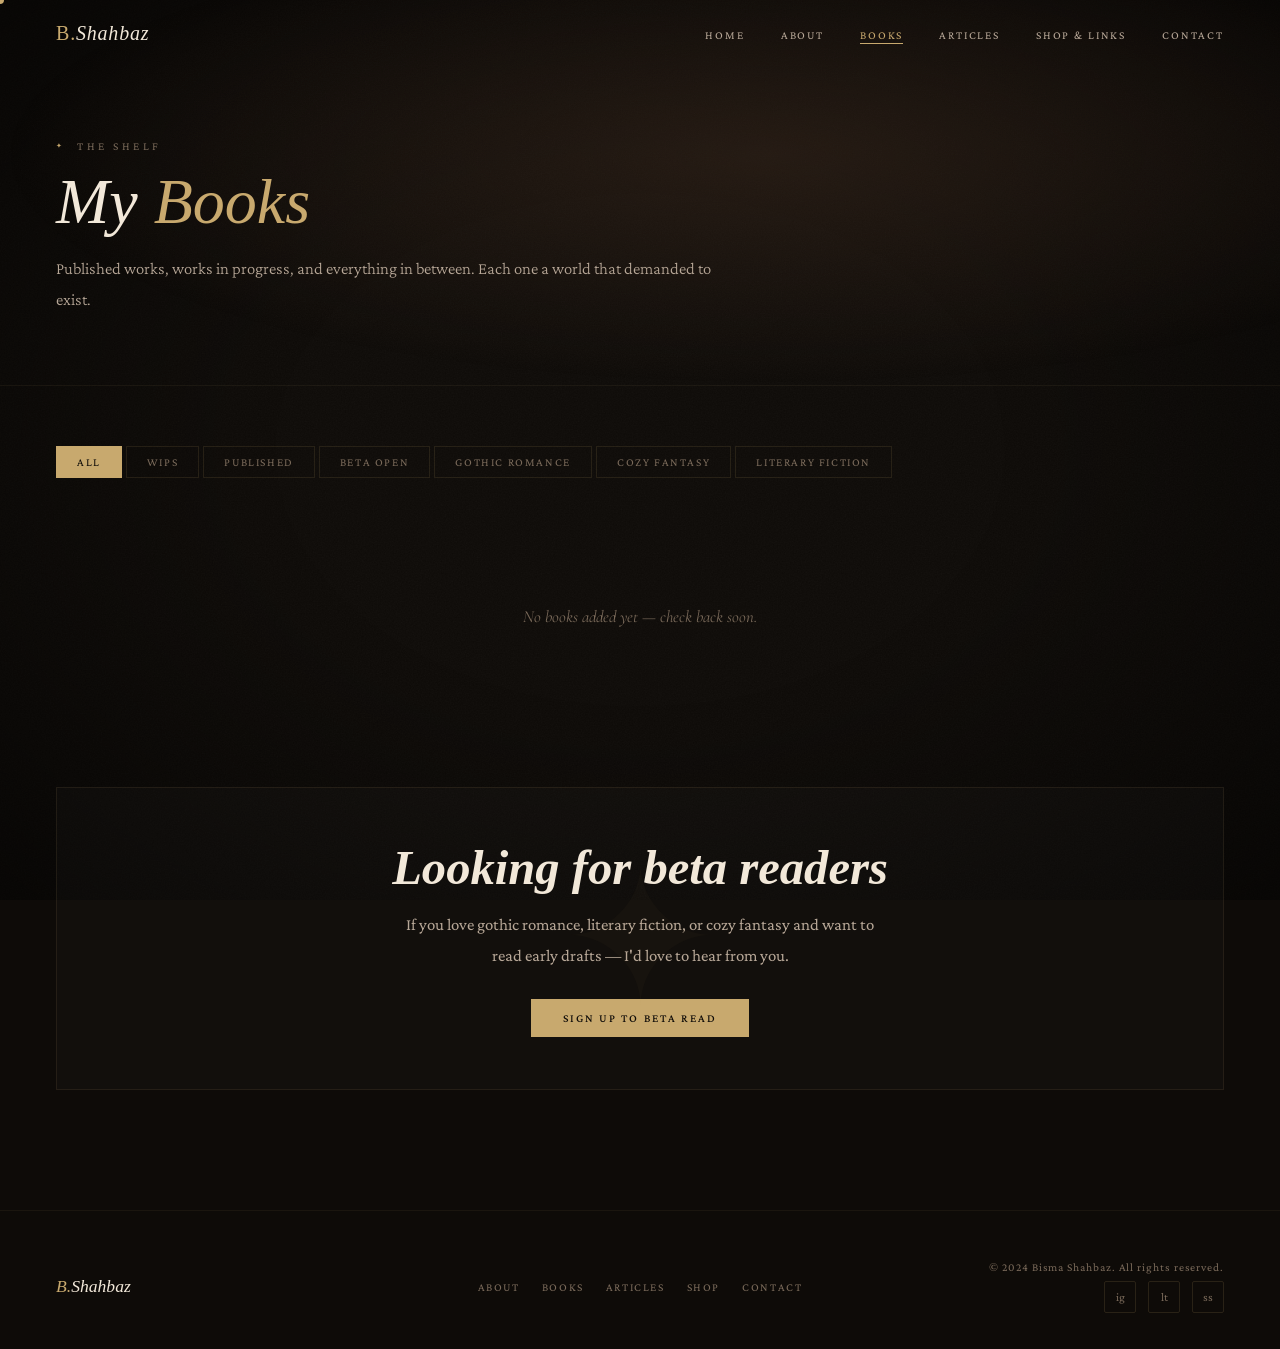
<file: books.html>
<!DOCTYPE html>
<html lang="en">
<head>
<meta charset="UTF-8"><meta name="viewport" content="width=device-width, initial-scale=1.0">
<title>Books — Bisma Shahbaz</title>
<link rel="stylesheet" href="style.css">
<style>
.books-page { padding: 60px 56px 120px; }

/* Filter tabs */
.filter-tabs { display: flex; gap: 4px; margin-bottom: 48px; flex-wrap: wrap; }
.filter-tab {
  font-size: var(--fs-eyebrow); letter-spacing: 0.14em; text-transform: uppercase;
  padding: 9px 20px; background: transparent;
  border: 1px solid rgba(200,169,110,0.12); color: var(--text-dim);
  cursor: pointer; font-family: var(--font-body); transition: all 0.3s;
}
.filter-tab:hover { border-color: rgba(200,169,110,0.3); color: var(--text-mid); }
.filter-tab.active { background: var(--accent); color: var(--bg); border-color: var(--accent); }

/* Books grid */
.books-grid {
  display: grid;
  grid-template-columns: repeat(auto-fill, minmax(220px, 1fr));
  gap: 32px;
}

.book-item { cursor: pointer; text-decoration: none; display: block; }
.book-cover-wrap {
  position: relative;
  aspect-ratio: 2 / 3; /* ← enforced ratio */
  overflow: hidden;
  background: var(--bg-soft);
  border: 1px solid rgba(200,169,110,0.1);
  transition: all 0.4s;
  margin-bottom: 14px;
}
.book-item:hover .book-cover-wrap {
  border-color: rgba(200,169,110,0.3);
  box-shadow: 0 20px 60px rgba(0,0,0,0.5);
  transform: translateY(-6px);
}
.book-cover-wrap img {
  position: absolute; inset: 0;
  width: 100%; height: 100%;
  object-fit: cover; /* ← prevents stretching */
  object-position: center top;
}
.book-cover-art {
  position: absolute; inset: 0;
  display: flex; flex-direction: column;
  align-items: center; justify-content: center;
  padding: 28px; text-align: center;
}
.bca-ornament { font-size: 3.2rem; margin-bottom: 16px; opacity: 0.6; }
.bca-title { font-family: var(--font-display); font-size: 1.2rem; font-style: italic; color: var(--parchment); line-height: 1.3; margin-bottom: 10px; }
.bca-author { font-size: var(--fs-eyebrow); letter-spacing: 0.14em; text-transform: uppercase; color: var(--text-dim); }

.book-status { position: absolute; top: 12px; right: 12px; font-size: 0.58rem; letter-spacing: 0.12em; text-transform: uppercase; padding: 4px 10px; z-index: 2; }
.status-published { background: var(--accent); color: var(--bg); }
.status-wip { background: rgba(107,45,45,0.8); color: var(--parchment); border: 1px solid rgba(200,169,110,0.12); }
.status-upcoming { background: rgba(61,43,31,0.9); color: var(--accent); border: 1px solid rgba(200,169,110,0.15); }
.status-beta { background: rgba(30,60,30,0.9); color: #86efac; border: 1px solid rgba(134,239,172,0.2); }

.bm-title { font-family: var(--font-serif); font-size: var(--fs-body-lg); font-style: italic; color: var(--parchment); margin-bottom: 4px; }
.bm-genre { font-size: var(--fs-eyebrow); letter-spacing: 0.12em; text-transform: uppercase; color: var(--text-dim); margin-bottom: 8px; }
.bm-desc { font-size: var(--fs-body); line-height: 1.7; color: var(--text-mid); margin-bottom: 10px; }
.bm-tags { display: flex; gap: 6px; flex-wrap: wrap; }
.bm-tag { font-size: 0.6rem; letter-spacing: 0.1em; text-transform: uppercase; border: 1px solid rgba(200,169,110,0.12); color: var(--text-dim); padding: 3px 8px; }

/* Cover tip box */

/* Beta CTA */
.beta-cta {
  margin-top: 80px; padding: 52px; text-align: center;
  background: rgba(255,255,255,0.02); border: 1px solid rgba(200,169,110,0.1);
  position: relative; overflow: hidden;
}
.beta-cta::before { content: '✦'; position: absolute; font-size: 12rem; color: rgba(200,169,110,0.03); top: 50%; left: 50%; transform: translate(-50%,-50%); font-family: var(--font-display); pointer-events: none; }
.beta-cta h2 { font-family: var(--font-display); font-size: var(--fs-h2); font-style: italic; color: var(--parchment); margin-bottom: 14px; }
.beta-cta p { font-size: var(--fs-body-lg); color: var(--text-mid); line-height: 1.8; max-width: 500px; margin: 0 auto 28px; }

/* Loading / empty */
.books-empty { grid-column: 1/-1; text-align: center; padding: 80px 20px; color: var(--text-dim); font-style: italic; font-family: var(--font-serif); font-size: var(--fs-body-lg); }

@media (max-width: 768px) {
  .books-page { padding: 40px 20px 80px; }
  .books-grid { grid-template-columns: 1fr 1fr; gap: 16px; }
}
@media (max-width: 480px) {
  .books-grid { grid-template-columns: 1fr; }
}
</style>
</head>
<body>
<nav id="mainNav">
  <a href="index.html" class="nav-logo"><span>B.</span>Shahbaz</a>
  <ul class="nav-links">
    <li><a href="index.html">Home</a></li><li><a href="about.html">About</a></li>
    <li><a href="books.html">Books</a></li><li><a href="articles.html">Articles</a></li>
    <li><a href="shop.html">Shop & Links</a></li><li><a href="contact.html">Contact</a></li>
  </ul>
  <button class="nav-toggle" id="navToggle"><span></span><span></span><span></span></button>
</nav>
<div class="nav-mobile" id="mobileNav">
  <a href="index.html">Home</a><a href="about.html">About</a><a href="books.html">Books</a>
  <a href="articles.html">Articles</a><a href="shop.html">Shop & Links</a><a href="contact.html">Contact</a>
</div>

<div class="page-wrap">
  <div class="page-hero">
    <div class="page-hero-bg"></div>
    <div class="page-hero-content">
      <div class="section-eyebrow">The Shelf</div>
      <h1>My <em style="color:var(--accent)">Books</em></h1>
      <p>Published works, works in progress, and everything in between. Each one a world that demanded to exist.</p>
    </div>
  </div>

  <div class="books-page">

    <!-- Filter tabs -->
    <div class="filter-tabs">
      <button class="filter-tab active" onclick="filterBooks('all',this)">All</button>
      <button class="filter-tab" onclick="filterBooks('wip',this)">WIPs</button>
      <button class="filter-tab" onclick="filterBooks('published',this)">Published</button>
      <button class="filter-tab" onclick="filterBooks('beta',this)">Beta Open</button>
      <button class="filter-tab" onclick="filterBooks('gothic',this)">Gothic Romance</button>
      <button class="filter-tab" onclick="filterBooks('fantasy',this)">Cozy Fantasy</button>
      <button class="filter-tab" onclick="filterBooks('literary',this)">Literary Fiction</button>
    </div>

    <!-- Books grid — populated by cms-loader -->
    <div class="books-grid" id="booksGrid">
      <div class="books-empty">Loading books...</div>
    </div>

    <!-- Beta readers CTA -->
    <div class="beta-cta fade-up">
      <h2>Looking for beta readers</h2>
      <p>If you love gothic romance, literary fiction, or cozy fantasy and want to read early drafts — I'd love to hear from you.</p>
      <a href="contact.html" class="btn btn-gold">Sign Up to Beta Read</a>
    </div>

  </div>
</div>

<footer>
  <a href="index.html" class="footer-logo"><span>B.</span>Shahbaz</a>
  <div class="footer-links">
    <a href="about.html">About</a><a href="books.html">Books</a>
    <a href="articles.html">Articles</a><a href="shop.html">Shop</a><a href="contact.html">Contact</a>
  </div>
  <div>
    <div class="footer-copy">© 2024 Bisma Shahbaz. All rights reserved.</div>
    <div class="footer-socials">
      <a href="https://instagram.com/b.shahbaz_writer" target="_blank" data-social="instagram">ig</a>
      <a href="https://linktr.ee/BismaShahbazWriter" target="_blank" data-social="linktree">lt</a>
      <a href="articles.html" data-social="substack">ss</a>
    </div>
  </div>
</footer>

<script src="main.js?v=1778331381"></script>
<script src="cms-loader.js?v=1778331376"></script>
<script>
function filterBooks(tag, btn) {
  document.querySelectorAll('.filter-tab').forEach(t => t.classList.remove('active'));
  btn.classList.add('active');
  document.querySelectorAll('.book-item').forEach(item => {
    if (tag === 'all') { item.style.display = ''; return; }
    const tags = (item.dataset.tags || '').toLowerCase();
    item.style.display = tags.includes(tag) ? '' : 'none';
  });
}
</script>
</body>
</html>
</file>
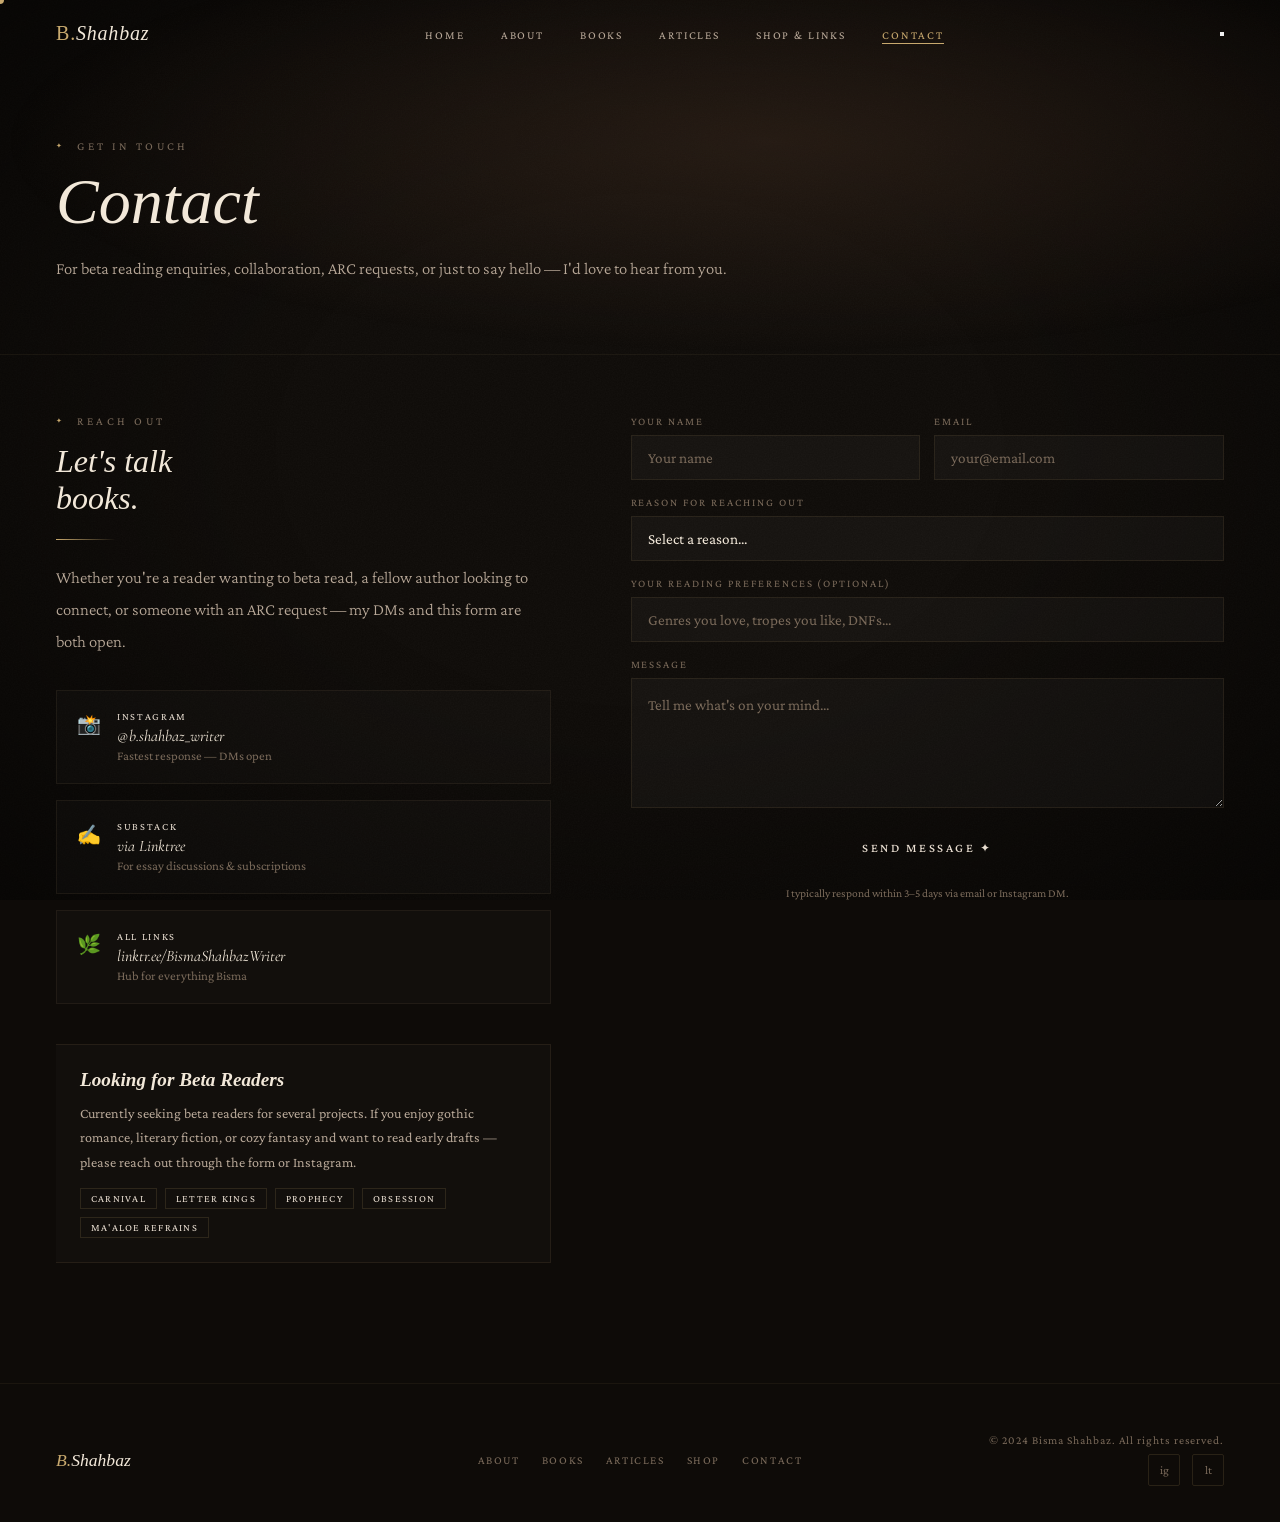
<file: contact.html>
<!DOCTYPE html>
<html lang="en">
<head>
<meta charset="UTF-8"><meta name="viewport" content="width=device-width, initial-scale=1.0">
<title>Contact — Bisma Shahbaz</title>
<link rel="stylesheet" href="style.css">
<style>
.contact-page { padding: 60px 56px 120px; display: grid; grid-template-columns: 1fr 1.2fr; gap: 80px; align-items: start; }

/* Info side */
.contact-info { }
.contact-ways { display: flex; flex-direction: column; gap: 16px; margin-top: 32px; }
.contact-way {
  display: flex; align-items: flex-start; gap: 16px;
  padding: 20px; background: rgba(255,255,255,0.02);
  border: 1px solid rgba(200,169,110,0.08);
}
.cw-icon { font-size: 1.2rem; flex-shrink: 0; margin-top: 2px; }
.cw-body { }
.cw-label { font-size: 0.65rem; letter-spacing: 0.16em; text-transform: uppercase; color: var(--gold-dim); margin-bottom: 4px; }
.cw-value { font-family: var(--font-serif); font-size: 1rem; font-style: italic; color: var(--parchment); }
.cw-note { font-size: 0.8rem; color: var(--text-dim); margin-top: 3px; }

.beta-info {
  margin-top: 40px; padding: 24px;
  background: rgba(255,255,255,0.02); border: 1px solid rgba(200,169,110,0.1);
  border-left: 2px solid var(--gold-dim);
}
.beta-info h3 { font-family: var(--font-display); font-size: 1.2rem; font-style: italic; color: var(--parchment); margin-bottom: 10px; }
.beta-info p { font-size: 0.88rem; line-height: 1.75; color: var(--text-mid); }
.beta-projects { display: flex; flex-wrap: wrap; gap: 8px; margin-top: 14px; }
.beta-project {
  font-size: 0.65rem; letter-spacing: 0.12em; text-transform: uppercase;
  border: 1px solid rgba(200,169,110,0.15); color: var(--gold-dim);
  padding: 4px 10px;
}

/* Form side */
.contact-form-wrap { position: sticky; top: 100px; }
.contact-form { display: flex; flex-direction: column; gap: 16px; }

.form-group { display: flex; flex-direction: column; gap: 8px; }
.form-label { font-size: 0.68rem; letter-spacing: 0.18em; text-transform: uppercase; color: var(--text-dim); }
.form-input, .form-select, .form-textarea {
  background: rgba(255,255,255,0.03); border: 1px solid rgba(200,169,110,0.1);
  padding: 13px 16px; color: var(--parchment);
  font-family: var(--font-body); font-size: 0.95rem;
  outline: none; transition: border-color 0.3s; width: 100%;
}
.form-input:focus, .form-select:focus, .form-textarea:focus { border-color: rgba(200,169,110,0.35); }
.form-input::placeholder, .form-textarea::placeholder { color: var(--text-dim); }
.form-select { appearance: none; cursor: pointer; }
.form-select option { background: var(--ink-mid); }
.form-textarea { resize: vertical; min-height: 130px; line-height: 1.7; }
.form-row { display: grid; grid-template-columns: 1fr 1fr; gap: 14px; }

.form-submit {
  background: var(--gold); color: var(--ink);
  border: none; padding: 16px; cursor: pointer;
  font-family: var(--font-body); font-size: 0.78rem;
  letter-spacing: 0.2em; text-transform: uppercase; font-weight: 500;
  transition: all 0.3s; width: 100%;
}
.form-submit:hover { background: var(--gold-light); }
.form-note { font-size: 0.72rem; color: var(--text-dim); text-align: center; }

.form-success {
  display: none; padding: 20px; text-align: center;
  background: rgba(255,255,255,0.02); border: 1px solid rgba(200,169,110,0.15);
}
.form-success p { font-family: var(--font-serif); font-style: italic; color: var(--parchment); font-size: 1.05rem; }

@media (max-width: 900px) {
  .contact-page { grid-template-columns: 1fr; padding: 40px 24px 80px; gap: 48px; }
  .contact-form-wrap { position: static; }
  .form-row { grid-template-columns: 1fr; }
}
</style>
</head>
<body>

<nav id="mainNav">
  <a href="index.html" class="nav-logo"><span>B.</span>Shahbaz</a>
  <ul class="nav-links">
    <li><a href="index.html">Home</a></li><li><a href="about.html">About</a></li>
    <li><a href="books.html">Books</a></li><li><a href="articles.html">Articles</a></li>
    <li><a href="shop.html">Shop & Links</a></li><li><a href="contact.html" class="active">Contact</a></li>
  </ul>
  <button class="nav-menu-toggle" id="navToggle"><span></span><span></span><span></span></button>
</nav>
<div class="nav-mobile" id="mobileNav">
  <button class="nav-mobile-close" id="mobileClose">✕</button>
  <a href="index.html">Home</a><a href="about.html">About</a><a href="books.html">Books</a>
  <a href="articles.html">Articles</a><a href="shop.html">Shop & Links</a><a href="contact.html">Contact</a>
</div>

<div class="page-wrap">
  <div class="page-hero">
    <div class="page-hero-bg"></div>
    <div class="page-hero-content">
      <div class="section-eyebrow">Get in Touch</div>
      <h1><em style="color:var(--gold)">Contact</em></h1>
      <p>For beta reading enquiries, collaboration, ARC requests, or just to say hello — I'd love to hear from you.</p>
    </div>
  </div>

  <div class="contact-page">
    <div class="contact-info fade-up">
      <div class="section-eyebrow">Reach Out</div>
      <h2 class="section-title" style="font-size:2rem">Let's talk<br><em style="color:var(--gold)">books.</em></h2>
      <div class="section-divider"></div>
      <p class="section-body">Whether you're a reader wanting to beta read, a fellow author looking to connect, or someone with an ARC request — my DMs and this form are both open.</p>

      <div class="contact-ways">
        <div class="contact-way">
          <div class="cw-icon">📸</div>
          <div class="cw-body">
            <div class="cw-label">Instagram</div>
            <div class="cw-value">@b.shahbaz_writer</div>
            <div class="cw-note">Fastest response — DMs open</div>
          </div>
        </div>
        <div class="contact-way">
          <div class="cw-icon">✍️</div>
          <div class="cw-body">
            <div class="cw-label">Substack</div>
            <div class="cw-value">via Linktree</div>
            <div class="cw-note">For essay discussions & subscriptions</div>
          </div>
        </div>
        <div class="contact-way">
          <div class="cw-icon">🌿</div>
          <div class="cw-body">
            <div class="cw-label">All Links</div>
            <div class="cw-value">linktr.ee/BismaShahbazWriter</div>
            <div class="cw-note">Hub for everything Bisma</div>
          </div>
        </div>
      </div>

      <div class="beta-info">
        <h3>Looking for Beta Readers</h3>
        <p>Currently seeking beta readers for several projects. If you enjoy gothic romance, literary fiction, or cozy fantasy and want to read early drafts — please reach out through the form or Instagram.</p>
        <div class="beta-projects">
          <span class="beta-project">Carnival</span>
          <span class="beta-project">Letter Kings</span>
          <span class="beta-project">Prophecy</span>
          <span class="beta-project">Obsession</span>
          <span class="beta-project">Ma'aloe Refrains</span>
        </div>
      </div>
    </div>

    <div class="contact-form-wrap fade-up fade-up-delay-2">
      <form class="contact-form" id="contactForm">
        <div class="form-row">
          <div class="form-group">
            <label class="form-label">Your Name</label>
            <input class="form-input" type="text" placeholder="Your name" required>
          </div>
          <div class="form-group">
            <label class="form-label">Email</label>
            <input class="form-input" type="email" placeholder="your@email.com" required>
          </div>
        </div>
        <div class="form-group">
          <label class="form-label">Reason for reaching out</label>
          <select class="form-select" id="contactReason">
            <option value="">Select a reason...</option>
            <option>Beta Reading — Carnival</option>
            <option>Beta Reading — Letter Kings</option>
            <option>Beta Reading — Prophecy</option>
            <option>Beta Reading — Obsession</option>
            <option>Beta Reading — Ma'aloe Refrains</option>
            <option>ARC Request / Review</option>
            <option>Collaboration</option>
            <option>General Hello</option>
            <option>Other</option>
          </select>
        </div>
        <div class="form-group">
          <label class="form-label">Your reading preferences (optional)</label>
          <input class="form-input" type="text" placeholder="Genres you love, tropes you like, DNFs...">
        </div>
        <div class="form-group">
          <label class="form-label">Message</label>
          <textarea class="form-textarea" placeholder="Tell me what's on your mind..."></textarea>
        </div>
        <button type="submit" class="form-submit">Send Message ✦</button>
        <p class="form-note">I typically respond within 3–5 days via email or Instagram DM.</p>
        <div class="form-success" id="formSuccess">
          <div style="font-size:2rem;margin-bottom:12px">✦</div>
          <p>"The End is always just the beginning."<br><span style="font-size:0.8rem;color:var(--text-dim);font-style:normal;font-family:var(--font-body);letter-spacing:0.1em">Message received — I'll be in touch soon.</span></p>
        </div>
      </form>
    </div>
  </div>
</div>

<footer>
  <a href="index.html" class="footer-logo"><span>B.</span>Shahbaz</a>
  <div class="footer-links">
    <a href="about.html">About</a><a href="books.html">Books</a>
    <a href="articles.html">Articles</a><a href="shop.html">Shop</a><a href="contact.html">Contact</a>
  </div>
  <div>
    <div class="footer-copy">© 2024 Bisma Shahbaz. All rights reserved.</div>
    <div class="footer-socials">
      <a href="https://instagram.com/b.shahbaz_writer" target="_blank">ig</a>
      <a href="https://linktr.ee/BismaShahbazWriter" target="_blank">lt</a>
    </div>
  </div>
</footer>
<script src="main.js?v=1778331381"></script>
<script>
document.getElementById('contactForm').addEventListener('submit', e => {
  e.preventDefault();
  const btn = e.target.querySelector('.form-submit');
  btn.textContent = 'Sending...'; btn.disabled = true;
  setTimeout(() => {
    e.target.querySelectorAll('.form-group, .form-row, .form-note, .form-submit').forEach(el => el.style.display = 'none');
    document.getElementById('formSuccess').style.display = 'block';
  }, 1000);
});
</script>
</body>
</html>
</file>
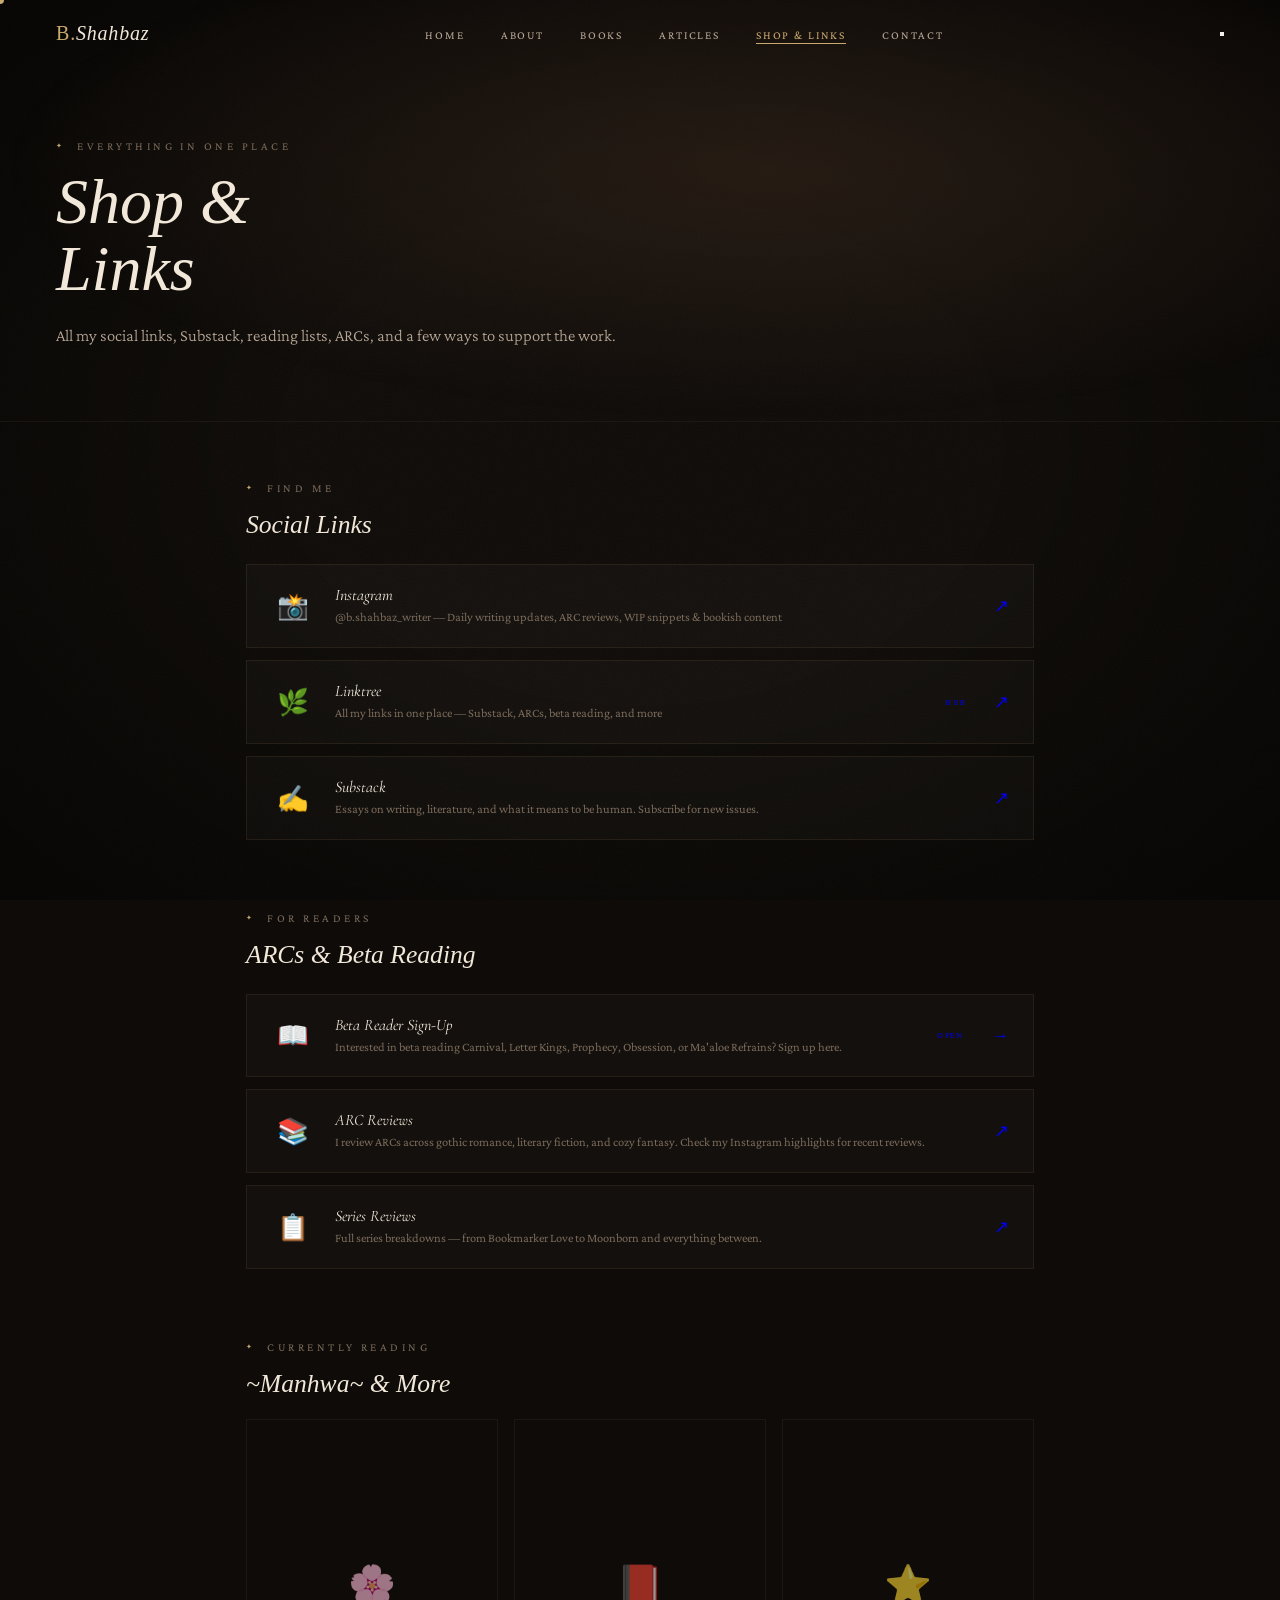
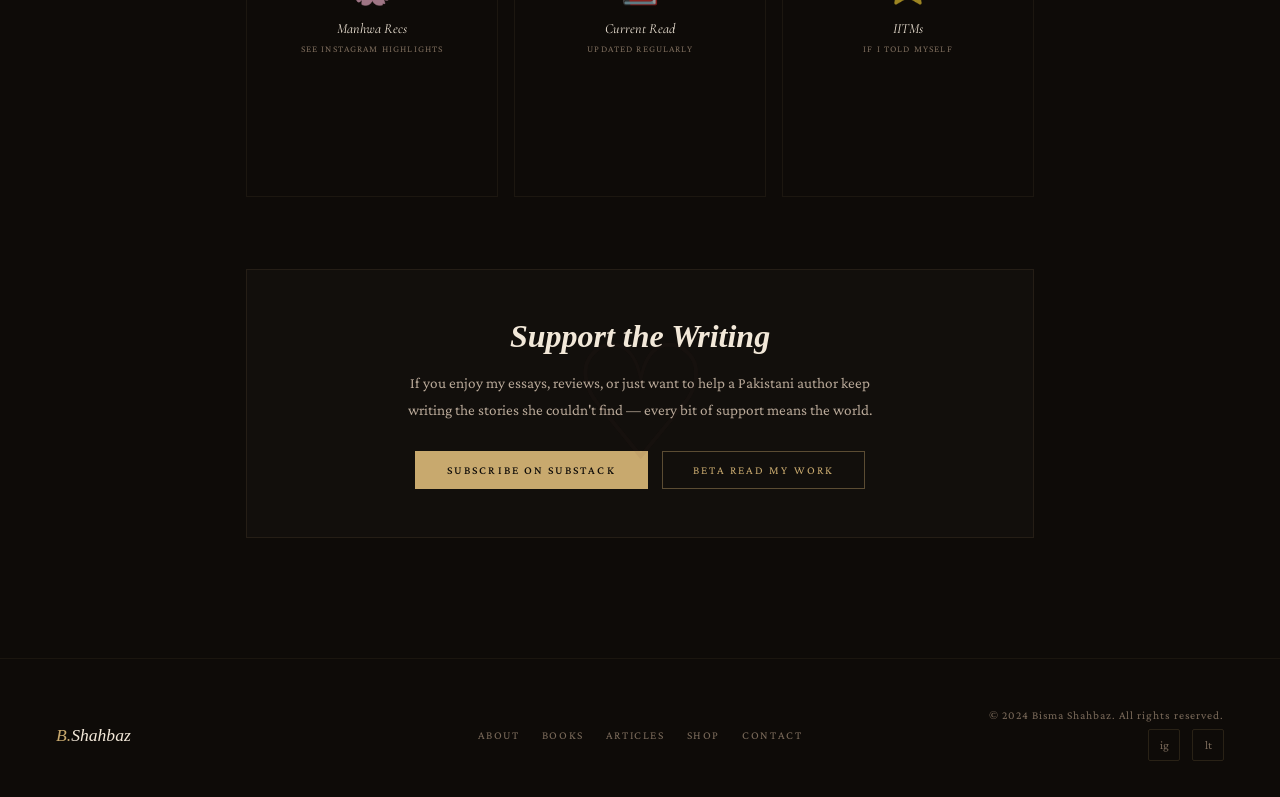
<file: shop.html>
<!DOCTYPE html>
<html lang="en">
<head>
<meta charset="UTF-8"><meta name="viewport" content="width=device-width, initial-scale=1.0">
<title>Shop & Links — Bisma Shahbaz</title>
<link rel="stylesheet" href="style.css">
<style>
.shop-page { padding: 60px 56px 120px; max-width: 900px; margin: 0 auto; }

.links-section { margin-bottom: 72px; }
.links-section-title {
  font-family: var(--font-display); font-size: 1.6rem; font-style: italic;
  color: var(--parchment); margin-bottom: 6px; margin-top: 8px;
}
.links-grid { display: flex; flex-direction: column; gap: 12px; margin-top: 24px; }

.link-card {
  display: flex; align-items: center; gap: 20px; padding: 20px 24px;
  background: rgba(255,255,255,0.025); border: 1px solid rgba(200,169,110,0.1);
  text-decoration: none; transition: all 0.35s; position: relative; overflow: hidden;
}
.link-card::before {
  content: ''; position: absolute; left: 0; top: 0; bottom: 0; width: 2px;
  background: var(--gold); transform: scaleY(0); transform-origin: bottom;
  transition: transform 0.3s;
}
.link-card:hover { border-color: rgba(200,169,110,0.3); background: rgba(255,255,255,0.04); transform: translateX(4px); }
.link-card:hover::before { transform: scaleY(1); }

.lc-icon { font-size: 1.6rem; flex-shrink: 0; width: 44px; text-align: center; }
.lc-body { flex: 1; }
.lc-title { font-family: var(--font-serif); font-size: 1rem; font-style: italic; color: var(--parchment); margin-bottom: 3px; }
.lc-desc { font-size: 0.78rem; color: var(--text-dim); line-height: 1.5; }
.lc-arrow { color: var(--gold-dim); font-size: 1.1rem; flex-shrink: 0; transition: all 0.3s; }
.link-card:hover .lc-arrow { color: var(--gold); transform: translateX(4px); }
.lc-badge {
  font-size: 0.55rem; letter-spacing: 0.14em; text-transform: uppercase;
  background: var(--gold); color: var(--ink); padding: 3px 8px; border-radius: 1px;
  flex-shrink: 0;
}

/* Reading challenge / Manhwa */
.manhwa-grid { display: grid; grid-template-columns: repeat(3,1fr); gap: 16px; margin-top: 20px; }
.manhwa-card {
  aspect-ratio: 2/3; background: var(--ink-soft);
  border: 1px solid rgba(200,169,110,0.08);
  display: flex; flex-direction: column; align-items: center; justify-content: center;
  padding: 20px; text-align: center; position: relative; overflow: hidden;
  transition: all 0.3s;
}
.manhwa-card:hover { border-color: rgba(200,169,110,0.2); transform: translateY(-4px); }
.mc-icon { font-size: 2.4rem; margin-bottom: 12px; opacity: 0.6; }
.mc-title { font-family: var(--font-serif); font-size: 0.88rem; font-style: italic; color: var(--parchment); }
.mc-label { font-size: 0.6rem; letter-spacing: 0.12em; text-transform: uppercase; color: var(--text-dim); margin-top: 6px; }

/* Support box */
.support-box {
  padding: 48px; background: rgba(255,255,255,0.02);
  border: 1px solid rgba(200,169,110,0.1); text-align: center;
  position: relative; overflow: hidden;
}
.support-box::before {
  content: '♡'; position: absolute; font-size: 10rem;
  color: rgba(107,45,45,0.06); top: 50%; left: 50%;
  transform: translate(-50%,-50%); font-family: var(--font-display);
  pointer-events: none;
}
.support-box h2 { font-family: var(--font-display); font-size: 2rem; font-style: italic; color: var(--parchment); margin-bottom: 14px; }
.support-box p { font-size: 0.95rem; color: var(--text-mid); line-height: 1.8; max-width: 480px; margin: 0 auto 28px; }

@media (max-width: 768px) {
  .shop-page { padding: 40px 24px 80px; }
  .manhwa-grid { grid-template-columns: 1fr 1fr; }
}
</style>
</head>
<body>

<nav id="mainNav">
  <a href="index.html" class="nav-logo"><span>B.</span>Shahbaz</a>
  <ul class="nav-links">
    <li><a href="index.html">Home</a></li><li><a href="about.html">About</a></li>
    <li><a href="books.html">Books</a></li><li><a href="articles.html">Articles</a></li>
    <li><a href="shop.html" class="active">Shop & Links</a></li><li><a href="contact.html">Contact</a></li>
  </ul>
  <button class="nav-menu-toggle" id="navToggle"><span></span><span></span><span></span></button>
</nav>
<div class="nav-mobile" id="mobileNav">
  <button class="nav-mobile-close" id="mobileClose">✕</button>
  <a href="index.html">Home</a><a href="about.html">About</a><a href="books.html">Books</a>
  <a href="articles.html">Articles</a><a href="shop.html">Shop & Links</a><a href="contact.html">Contact</a>
</div>

<div class="page-wrap">
  <div class="page-hero">
    <div class="page-hero-bg"></div>
    <div class="page-hero-content">
      <div class="section-eyebrow">Everything in One Place</div>
      <h1>Shop &amp;<br><em style="color:var(--gold)">Links</em></h1>
      <p>All my social links, Substack, reading lists, ARCs, and a few ways to support the work.</p>
    </div>
  </div>

  <div class="shop-page">

    <!-- Social Links -->
    <div class="links-section fade-up">
      <div class="section-eyebrow">Find Me</div>
      <div class="links-section-title">Social Links</div>
      <div class="links-grid">
        <a href="https://instagram.com/b.shahbaz_writer" target="_blank" class="link-card" id="linkInstagram">
          <div class="lc-icon">📸</div>
          <div class="lc-body">
            <div class="lc-title">Instagram</div>
            <div class="lc-desc">@b.shahbaz_writer — Daily writing updates, ARC reviews, WIP snippets & bookish content</div>
          </div>
          <div class="lc-arrow">↗</div>
        </a>
        <a href="https://linktr.ee/BismaShahbazWriter" target="_blank" class="link-card" id="linkLinktree">
          <div class="lc-icon">🌿</div>
          <div class="lc-body">
            <div class="lc-title">Linktree</div>
            <div class="lc-desc">All my links in one place — Substack, ARCs, beta reading, and more</div>
          </div>
          <span class="lc-badge">Hub</span>
          <div class="lc-arrow">↗</div>
        </a>
        <a href="https://linktr.ee/BismaShahbazWriter" target="_blank" class="link-card">
          <div class="lc-icon">✍️</div>
          <div class="lc-body">
            <div class="lc-title">Substack</div>
            <div class="lc-desc">Essays on writing, literature, and what it means to be human. Subscribe for new issues.</div>
          </div>
          <div class="lc-arrow">↗</div>
        </a>
      </div>
    </div>

    <!-- ARC & Beta -->
    <div class="links-section fade-up">
      <div class="section-eyebrow">For Readers</div>
      <div class="links-section-title">ARCs & Beta Reading</div>
      <div class="links-grid">
        <a href="contact.html" class="link-card">
          <div class="lc-icon">📖</div>
          <div class="lc-body">
            <div class="lc-title">Beta Reader Sign-Up</div>
            <div class="lc-desc">Interested in beta reading Carnival, Letter Kings, Prophecy, Obsession, or Ma'aloe Refrains? Sign up here.</div>
          </div>
          <span class="lc-badge">Open</span>
          <div class="lc-arrow">→</div>
        </a>
        <a href="https://linktr.ee/BismaShahbazWriter" target="_blank" class="link-card">
          <div class="lc-icon">📚</div>
          <div class="lc-body">
            <div class="lc-title">ARC Reviews</div>
            <div class="lc-desc">I review ARCs across gothic romance, literary fiction, and cozy fantasy. Check my Instagram highlights for recent reviews.</div>
          </div>
          <div class="lc-arrow">↗</div>
        </a>
        <a href="https://linktr.ee/BismaShahbazWriter" target="_blank" class="link-card">
          <div class="lc-icon">📋</div>
          <div class="lc-body">
            <div class="lc-title">Series Reviews</div>
            <div class="lc-desc">Full series breakdowns — from Bookmarker Love to Moonborn and everything between.</div>
          </div>
          <div class="lc-arrow">↗</div>
        </a>
      </div>
    </div>

    <!-- Reading / Manhwa -->
    <div class="links-section fade-up">
      <div class="section-eyebrow">Currently Reading</div>
      <div class="links-section-title">~Manhwa~ & More</div>
      <div class="manhwa-grid">
        <div class="manhwa-card">
          <div class="mc-icon">🌸</div>
          <div class="mc-title">Manhwa Recs</div>
          <div class="mc-label">See Instagram highlights</div>
        </div>
        <div class="manhwa-card">
          <div class="mc-icon">📕</div>
          <div class="mc-title">Current Read</div>
          <div class="mc-label">Updated regularly</div>
        </div>
        <div class="manhwa-card">
          <div class="mc-icon">⭐</div>
          <div class="mc-title">IITMs</div>
          <div class="mc-label">If I told myself</div>
        </div>
      </div>
      <div id="extraLinks"></div>
    </div>

    <!-- Support -->
    <div class="support-box fade-up">
      <h2>Support the Writing</h2>
      <p>If you enjoy my essays, reviews, or just want to help a Pakistani author keep writing the stories she couldn't find — every bit of support means the world.</p>
      <div style="display:flex;gap:14px;justify-content:center;flex-wrap:wrap;">
        <a href="https://linktr.ee/BismaShahbazWriter" target="_blank" class="btn btn-gold">Subscribe on Substack</a>
        <a href="contact.html" class="btn btn-outline">Beta Read My Work</a>
      </div>
    </div>

  </div>
</div>

<footer>
  <a href="index.html" class="footer-logo"><span>B.</span>Shahbaz</a>
  <div class="footer-links">
    <a href="about.html">About</a><a href="books.html">Books</a>
    <a href="articles.html">Articles</a><a href="shop.html">Shop</a><a href="contact.html">Contact</a>
  </div>
  <div>
    <div class="footer-copy">© 2024 Bisma Shahbaz. All rights reserved.</div>
    <div class="footer-socials">
      <a href="https://instagram.com/b.shahbaz_writer" target="_blank">ig</a>
      <a href="https://linktr.ee/BismaShahbazWriter" target="_blank">lt</a>
    </div>
  </div>
</footer>
<script src="main.js?v=1778331381"></script>
<script src="cms-loader.js?v=1778331376"></script>
</body>
</html>
</file>
<file: style.css>
@import url('https://fonts.googleapis.com/css2?family=Cormorant+Garamond:ital,wght@0,300;0,400;0,500;0,600;1,300;1,400;1,600&family=IM+Fell+English:ital@0;1&family=Crimson+Pro:ital,wght@0,300;0,400;1,300;1,400&family=Playfair+Display:ital,wght@0,400;0,700;1,400&family=Libre+Baskerville:ital,wght@0,400;0,700;1,400&family=Lora:ital,wght@0,400;0,700;1,400&display=swap');

/* ══════════════════════════════════════
   CSS VARIABLES — driven by theme.json
══════════════════════════════════════ */
:root {
  --accent:       #c8a96e;
  --accent-hover: #e2c99a;
  --bg:           #0e0b08;
  --bg-mid:       #1c1612;
  --bg-soft:      #2a221a;
  --text:         #e8ddd0;
  --text-mid:     #b8a898;
  --text-dim:     #7a6a5a;
  --parchment:    #f2e8d9;
  --beige-dark:   #e8dfd0;
  --beige-warm:   #d4c9b5;
  --brown:        #3d2b1f;
  --brown-mid:    #5c3d2e;
  --red-dim:      #6b2d2d;

  --font-display: 'IM Fell English', serif;
  --font-serif:   'Cormorant Garamond', serif;
  --font-body:    'Crimson Pro', serif;

  /* Font sizes — controlled by theme */
  --fs-eyebrow:   0.72rem;
  --fs-body:      1rem;
  --fs-body-lg:   1.05rem;
  --fs-h1:        clamp(3.2rem, 5vw, 5.8rem);
  --fs-h2:        clamp(2.2rem, 3.8vw, 3.8rem);
  --fs-h3:        1.6rem;
}

/* Font size overrides */
body.fs-small  { --fs-eyebrow:0.62rem; --fs-body:0.9rem;  --fs-body-lg:0.95rem; --fs-h1:clamp(2.8rem,4vw,5rem);   --fs-h2:clamp(2rem,3vw,3.2rem);   }
body.fs-medium { --fs-eyebrow:0.72rem; --fs-body:1rem;    --fs-body-lg:1.05rem; --fs-h1:clamp(3.2rem,5vw,5.8rem); --fs-h2:clamp(2.2rem,3.8vw,3.8rem); }
body.fs-large  { --fs-eyebrow:0.85rem; --fs-body:1.1rem;  --fs-body-lg:1.18rem; --fs-h1:clamp(3.5rem,6vw,6.5rem); --fs-h2:clamp(2.5rem,4.5vw,4.5rem); }
body.fs-xlarge { --fs-eyebrow:1rem;    --fs-body:1.22rem; --fs-body-lg:1.3rem;  --fs-h1:clamp(4rem,7vw,7.5rem);   --fs-h2:clamp(2.8rem,5vw,5rem);   }

/* ══════════════════════════════════════
   RESET
══════════════════════════════════════ */
*, *::before, *::after { margin: 0; padding: 0; box-sizing: border-box; }
html { scroll-behavior: smooth; }

body {
  font-family: var(--font-body);
  background: var(--bg);
  color: var(--text);
  overflow-x: hidden;
  min-height: 100vh;
  font-size: var(--fs-body);
}

/* Texture */
body::before {
  content: '';
  position: fixed; inset: 0; z-index: 0; pointer-events: none;
  background-image: url("data:image/svg+xml,%3Csvg xmlns='http://www.w3.org/2000/svg' width='400' height='400'%3E%3Cfilter id='noise'%3E%3CfeTurbulence type='fractalNoise' baseFrequency='0.75' numOctaves='4' stitchTiles='stitch'/%3E%3CfeColorMatrix type='saturate' values='0'/%3E%3C/filter%3E%3Crect width='400' height='400' filter='url(%23noise)' opacity='0.04'/%3E%3C/svg%3E");
}
body::after {
  content: '';
  position: fixed; inset: 0; z-index: 0; pointer-events: none;
  background: radial-gradient(ellipse at center, transparent 40%, rgba(0,0,0,0.5) 100%);
}

/* ══════════════════════════════════════
   CURSOR (lightweight)
══════════════════════════════════════ */
.cursor-dot {
  width: 8px; height: 8px; background: var(--accent); border-radius: 50%;
  position: fixed; top: 0; left: 0; pointer-events: none; z-index: 9999;
  transform: translate(-50%,-50%);
  transition: width 0.2s, height 0.2s, opacity 0.2s;
  will-change: left, top;
}
@media (hover: none) { .cursor-dot { display: none; } }

/* ══════════════════════════════════════
   NAV
══════════════════════════════════════ */
nav {
  position: fixed; top: 0; left: 0; right: 0; z-index: 500;
  display: flex; align-items: center; justify-content: space-between;
  padding: 22px 56px;
  transition: all 0.4s ease;
}
nav::after {
  content: '';
  position: absolute; bottom: 0; left: 56px; right: 56px; height: 1px;
  background: linear-gradient(to right, transparent, rgba(200,169,110,0.2), transparent);
  opacity: 0; transition: opacity 0.4s;
}
nav.scrolled {
  background: rgba(14,11,8,0.95);
  backdrop-filter: blur(16px);
  padding: 14px 56px;
}
nav.scrolled::after { opacity: 1; }

.nav-logo {
  font-family: var(--font-display);
  font-size: 1.25rem; color: var(--parchment);
  text-decoration: none; letter-spacing: 0.04em; font-style: italic;
}
.nav-logo span { color: var(--accent); font-style: normal; }

.nav-links { display: flex; gap: 36px; list-style: none; align-items: center; }
.nav-links a {
  font-family: var(--font-body);
  font-size: var(--fs-eyebrow); letter-spacing: 0.16em; text-transform: uppercase;
  color: var(--text-mid); text-decoration: none; position: relative; transition: color 0.3s;
}
.nav-links a::after {
  content: '';
  position: absolute; bottom: -3px; left: 0; right: 0; height: 1px;
  background: var(--accent); transform: scaleX(0); transform-origin: left; transition: transform 0.3s;
}
.nav-links a:hover, .nav-links a.active { color: var(--accent); }
.nav-links a:hover::after, .nav-links a.active::after { transform: scaleX(1); }

/* Hamburger */
.nav-toggle {
  display: none; flex-direction: column; gap: 5px;
  cursor: pointer; background: none; border: none; padding: 4px; z-index: 600;
}
.nav-toggle span {
  display: block; width: 24px; height: 1px; background: var(--accent);
  transition: all 0.3s; transform-origin: center;
}
.nav-toggle.open span:nth-child(1) { transform: rotate(45deg) translate(4px, 4px); }
.nav-toggle.open span:nth-child(2) { opacity: 0; }
.nav-toggle.open span:nth-child(3) { transform: rotate(-45deg) translate(4px, -4px); }

/* Mobile nav overlay */
.nav-mobile {
  display: none; position: fixed; inset: 0; z-index: 499;
  background: rgba(14,11,8,0.98); backdrop-filter: blur(20px);
  flex-direction: column; align-items: center; justify-content: center; gap: 32px;
  padding: 80px 24px;
}
.nav-mobile.open { display: flex; }
.nav-mobile a {
  font-family: var(--font-display); font-size: 2rem; font-style: italic;
  color: var(--parchment); text-decoration: none; transition: color 0.3s;
  letter-spacing: 0.02em;
}
.nav-mobile a:hover, .nav-mobile a.active { color: var(--accent); }

/* ══════════════════════════════════════
   PAGE WRAPPER
══════════════════════════════════════ */
.page-wrap { position: relative; z-index: 1; }

/* ══════════════════════════════════════
   SECTION COMMONS
══════════════════════════════════════ */
.section-eyebrow {
  font-size: var(--fs-eyebrow); letter-spacing: 0.3em; text-transform: uppercase;
  color: var(--text-dim); display: flex; align-items: center; gap: 12px; margin-bottom: 16px;
}
.section-eyebrow::before { content: '✦'; font-size: 0.6em; color: var(--accent); }

.section-title {
  font-family: var(--font-display);
  font-size: var(--fs-h2); font-weight: 400; line-height: 1.15;
  color: var(--parchment); font-style: italic; margin-bottom: 18px;
}
.section-divider {
  width: 60px; height: 1px;
  background: linear-gradient(to right, var(--accent), transparent);
  margin: 22px 0;
}
.section-body {
  font-size: var(--fs-body-lg); line-height: 1.9; color: var(--text-mid); font-weight: 300;
}

/* ══════════════════════════════════════
   BUTTONS
══════════════════════════════════════ */
.btn {
  display: inline-block; font-family: var(--font-body);
  font-size: var(--fs-eyebrow); letter-spacing: 0.18em; text-transform: uppercase;
  text-decoration: none; border: none; cursor: pointer; transition: all 0.3s;
}
.btn-gold { background: var(--accent); color: var(--bg); padding: 13px 32px; font-weight: 500; }
.btn-gold:hover { background: var(--accent-hover); transform: translateY(-2px); }
.btn-outline { border: 1px solid rgba(200,169,110,0.4); color: var(--accent); padding: 12px 30px; background: transparent; }
.btn-outline:hover { border-color: var(--accent); background: rgba(200,169,110,0.07); }
.btn-ghost { color: var(--text-mid); padding: 0; display: inline-flex; align-items: center; gap: 8px; }
.btn-ghost:hover { color: var(--accent); gap: 14px; }

/* ══════════════════════════════════════
   PAGE HERO (inner pages)
══════════════════════════════════════ */
.page-hero {
  padding: 140px 56px 70px; position: relative; overflow: hidden;
  border-bottom: 1px solid rgba(200,169,110,0.07);
}
.page-hero-bg {
  position: absolute; inset: 0; z-index: 0;
  background: radial-gradient(ellipse at 60% 40%, rgba(61,43,31,0.5) 0%, transparent 70%);
}
.page-hero-content { position: relative; z-index: 1; max-width: 680px; }
.page-hero h1 {
  font-family: var(--font-display);
  font-size: var(--fs-h1); font-style: italic; font-weight: 400;
  color: var(--parchment); line-height: 1.05; margin-bottom: 18px;
}
.page-hero p { font-size: var(--fs-body-lg); line-height: 1.85; color: var(--text-mid); font-weight: 300; }

/* ══════════════════════════════════════
   CARDS
══════════════════════════════════════ */
.card {
  background: rgba(255,255,255,0.025); border: 1px solid rgba(200,169,110,0.1);
  transition: all 0.4s ease;
}
.card:hover { background: rgba(255,255,255,0.04); border-color: rgba(200,169,110,0.25); transform: translateY(-4px); }

/* ══════════════════════════════════════
   FADE UP ANIMATION
══════════════════════════════════════ */
.fade-up { opacity: 0; transform: translateY(28px); transition: opacity 0.8s ease, transform 0.8s ease; }
.fade-up.visible { opacity: 1; transform: translateY(0); }
.fade-up-delay-1 { transition-delay: 0.1s; }
.fade-up-delay-2 { transition-delay: 0.2s; }
.fade-up-delay-3 { transition-delay: 0.3s; }
.fade-up-delay-4 { transition-delay: 0.4s; }
.fade-up-delay-5 { transition-delay: 0.5s; }

/* ══════════════════════════════════════
   FOOTER
══════════════════════════════════════ */
footer {
  position: relative; z-index: 1;
  padding: 50px 56px 36px;
  border-top: 1px solid rgba(200,169,110,0.07);
  display: grid; grid-template-columns: 1fr auto 1fr; align-items: center; gap: 40px;
}
.footer-logo { font-family: var(--font-display); font-size: 1.1rem; font-style: italic; color: var(--parchment); text-decoration: none; }
.footer-logo span { color: var(--accent); }
.footer-links { display: flex; gap: 22px; justify-content: center; flex-wrap: wrap; }
.footer-links a { font-size: var(--fs-eyebrow); letter-spacing: 0.14em; text-transform: uppercase; color: var(--text-dim); text-decoration: none; transition: color 0.2s; }
.footer-links a:hover { color: var(--accent); }
.footer-copy { font-size: var(--fs-eyebrow); letter-spacing: 0.08em; color: var(--text-dim); text-align: right; }
.footer-socials { display: flex; gap: 12px; justify-content: flex-end; margin-top: 8px; }
.footer-socials a {
  width: 32px; height: 32px; border: 1px solid rgba(200,169,110,0.15);
  display: flex; align-items: center; justify-content: center;
  color: var(--text-dim); text-decoration: none; font-size: 0.75rem;
  transition: all 0.2s; border-radius: 2px;
}
.footer-socials a:hover { border-color: var(--accent); color: var(--accent); }

/* ══════════════════════════════════════
   SCROLLBAR & SELECTION
══════════════════════════════════════ */
::-webkit-scrollbar { width: 4px; }
::-webkit-scrollbar-track { background: var(--bg); }
::-webkit-scrollbar-thumb { background: var(--brown-mid); border-radius: 2px; }
::-webkit-scrollbar-thumb:hover { background: var(--text-dim); }
::selection { background: rgba(200,169,110,0.25); color: var(--parchment); }

/* ══════════════════════════════════════
   MOBILE — GLOBAL
══════════════════════════════════════ */
@media (max-width: 768px) {
  nav { padding: 16px 20px; }
  nav.scrolled { padding: 12px 20px; }
  .nav-links { display: none; }
  .nav-toggle { display: flex; }
  nav::after { left: 20px; right: 20px; }

  .page-hero { padding: 110px 20px 50px; }
  .page-hero h1 { font-size: clamp(2.4rem, 10vw, 4rem); }

  footer {
    grid-template-columns: 1fr; gap: 20px; padding: 36px 20px 24px; text-align: center;
  }
  .footer-copy { text-align: center; }
  .footer-socials { justify-content: center; }
  .footer-links { justify-content: center; }
}
</file>
